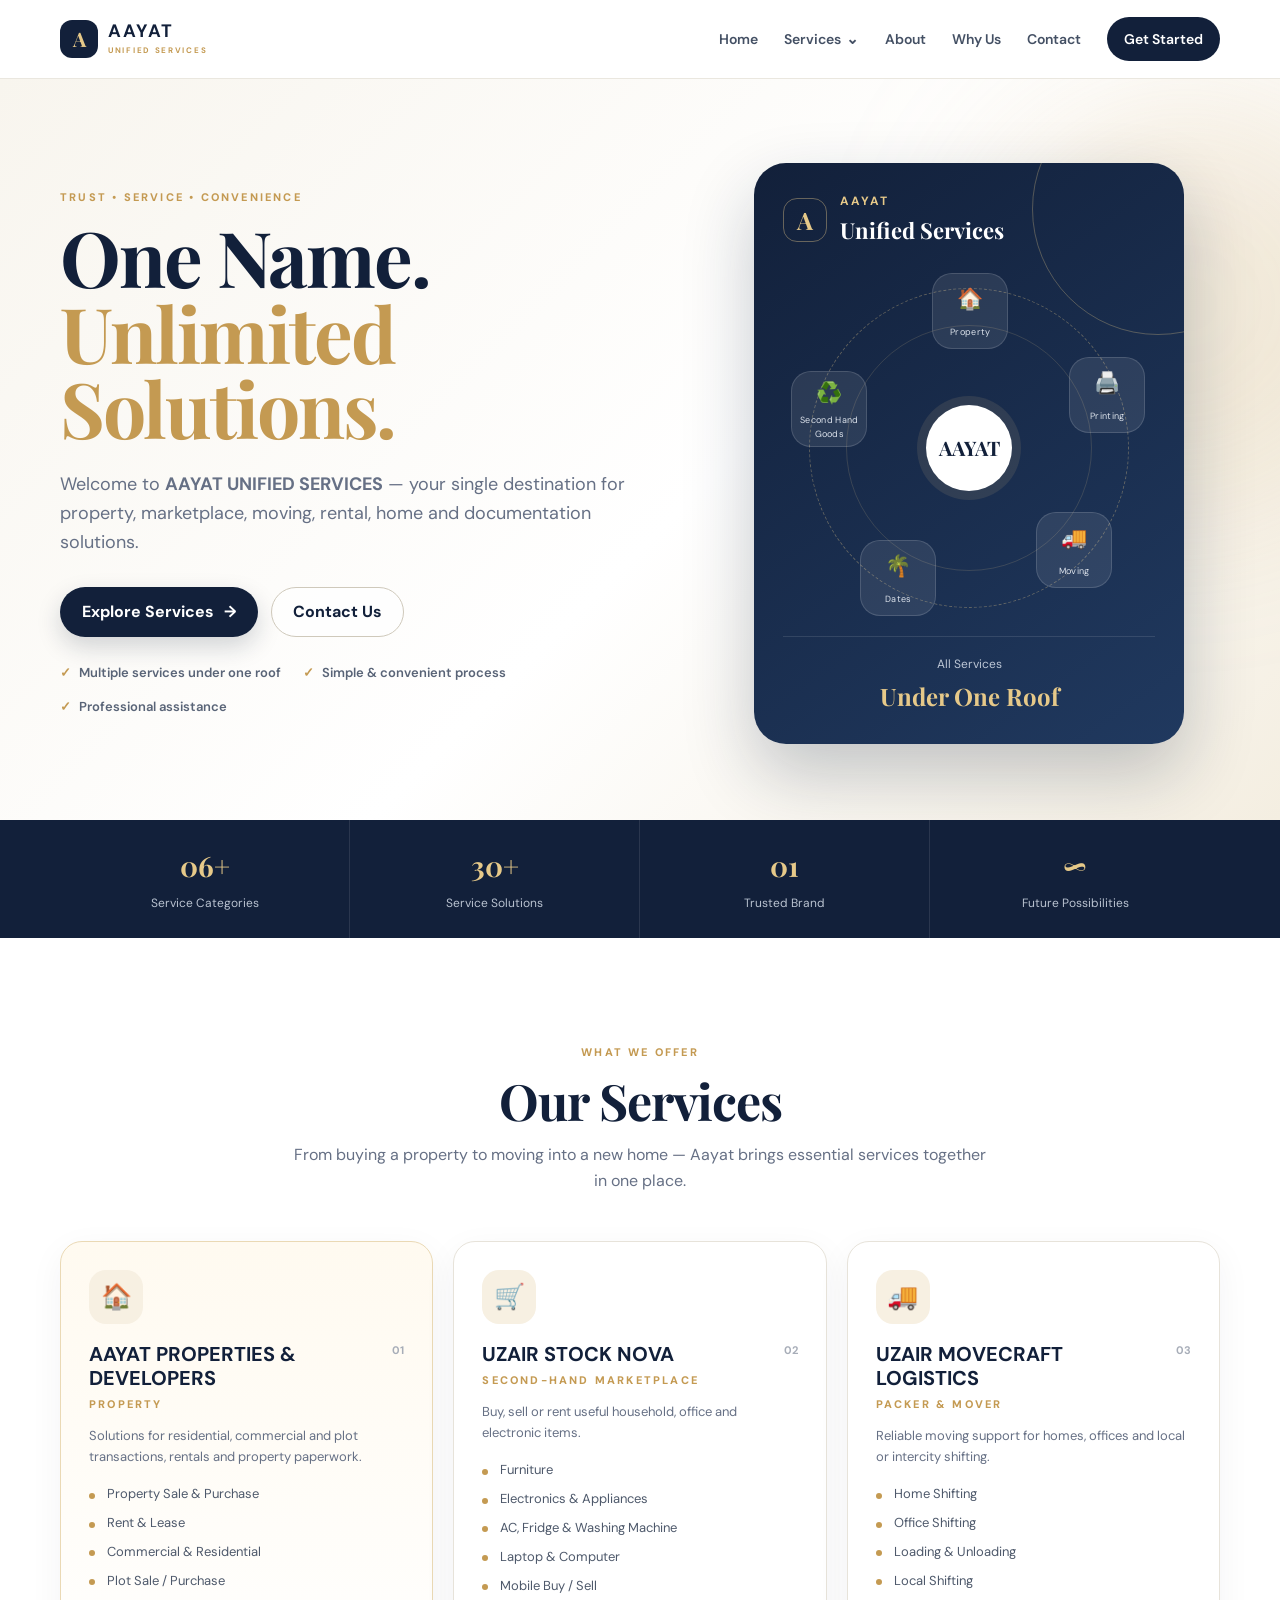
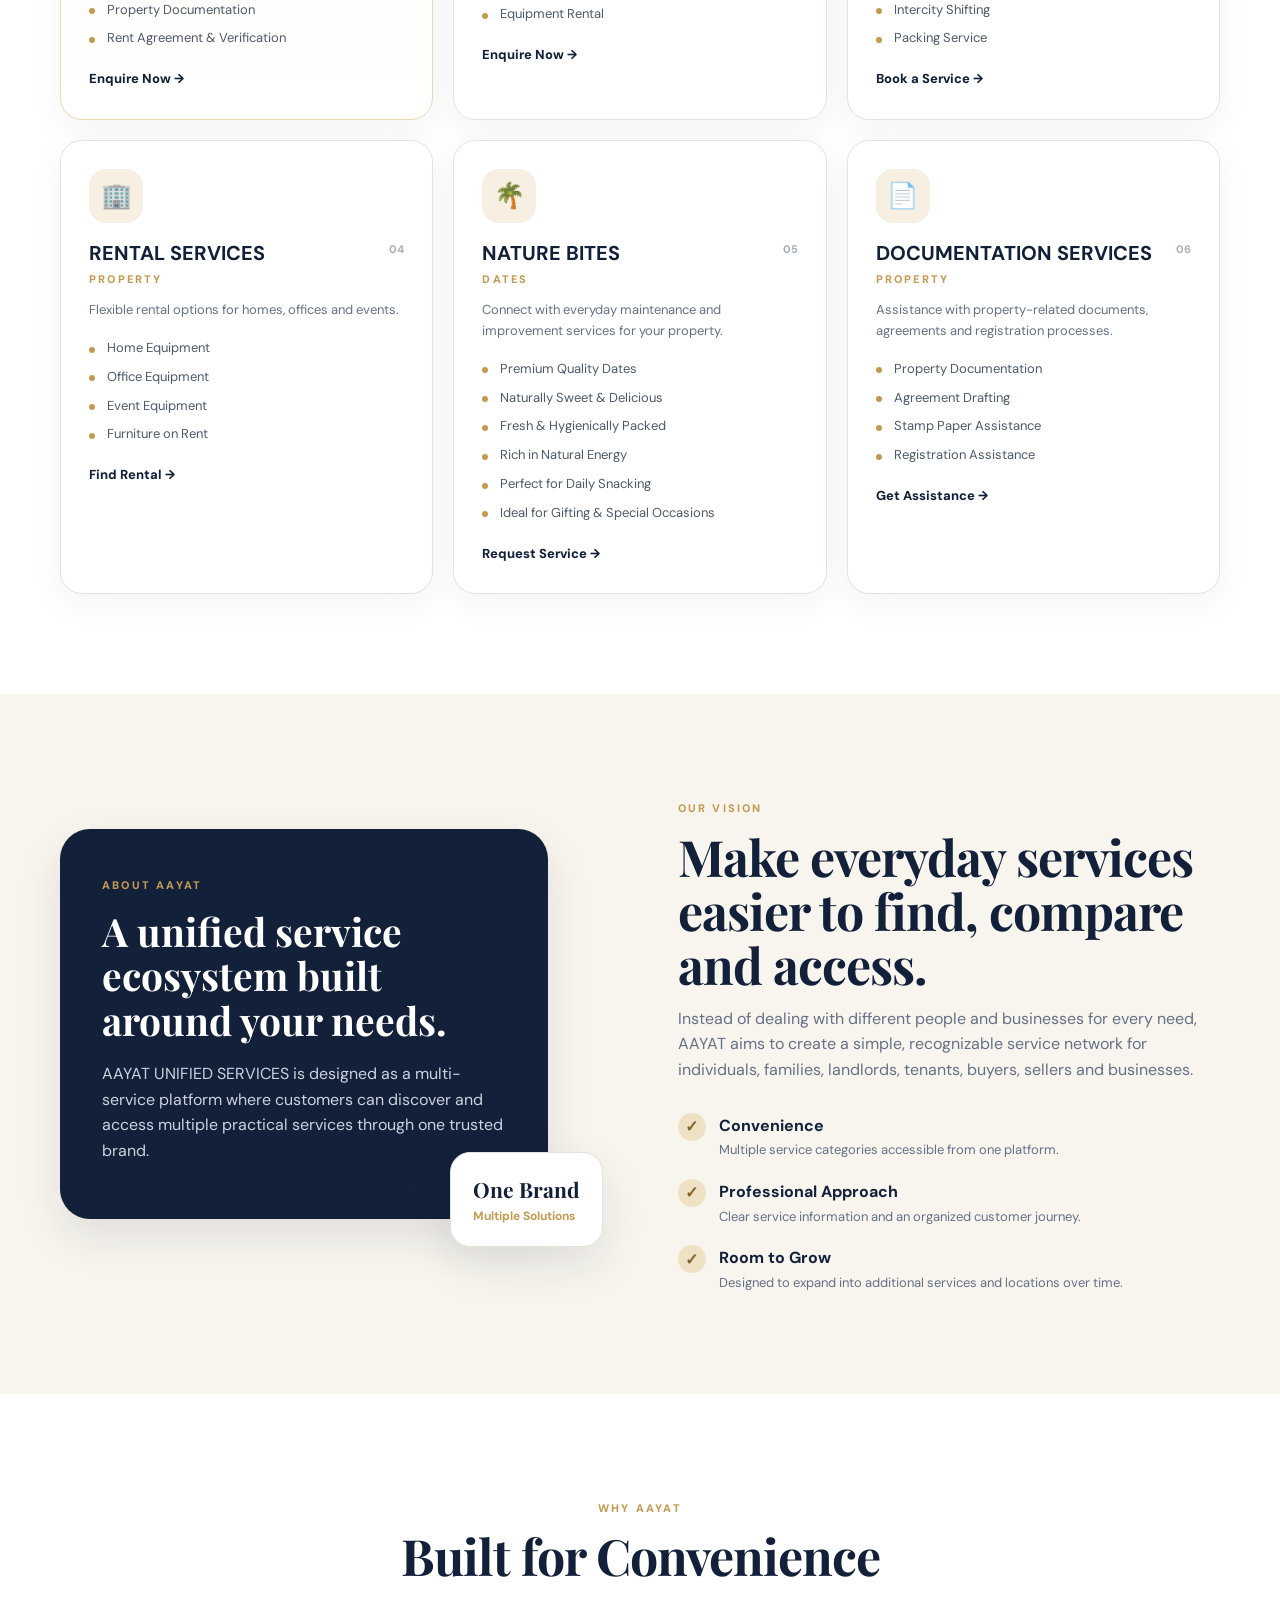
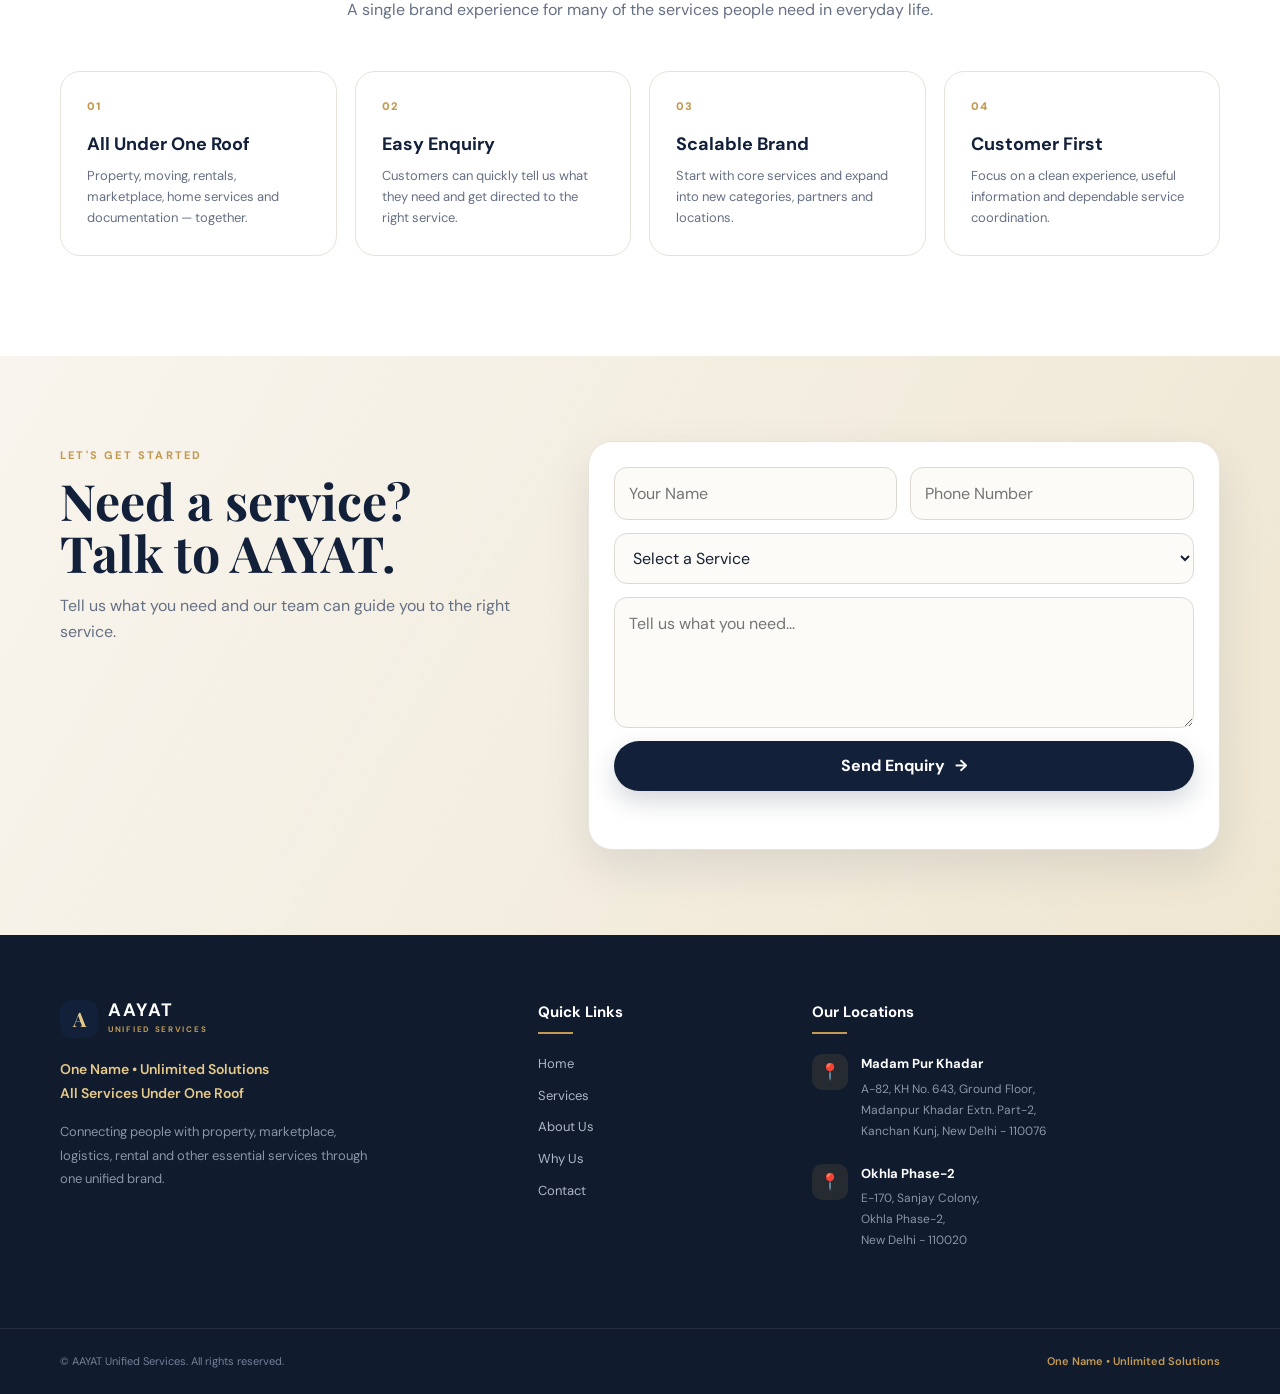
<file: index.html>
<!DOCTYPE html>
<html lang="en">

<head>
  <meta charset="UTF-8" />
  <meta name="viewport" content="width=device-width, initial-scale=1.0" />
  <meta name="description"
    content="AAYAT Unified Services - One Name, Unlimited Solutions. Real Estate, Marketplace, Packers & Movers, Rental, Home and Documentation Services." />
  <title>Aayat Unified Services | One Name • Unlimited Solutions</title>
  <link rel="preconnect" href="https://fonts.googleapis.com">
  <link rel="preconnect" href="https://fonts.gstatic.com" crossorigin>
  <link
    href="https://fonts.googleapis.com/css2?family=DM+Sans:wght@400;500;600;700&family=Playfair+Display:wght@600;700&display=swap"
    rel="stylesheet">
  <link rel="stylesheet" href="./css/style.css" />
</head>

<body>
  <div id="navbar"></div>
  <main>
    <section class="hero">
      <div class="hero-glow"></div>
      <div class="container hero-grid">
        <div class="hero-copy">
          <div class="eyebrow">TRUST • SERVICE • CONVENIENCE</div>
          <h1>One Name.<br><span>Unlimited Solutions.</span></h1>
          <p class="hero-text">
            Welcome to <strong>AAYAT UNIFIED SERVICES</strong> — your single destination
            for property, marketplace, moving, rental, home and documentation solutions.
          </p>
          <div class="hero-actions">
            <a class="btn btn-primary" href="#services">Explore Services <span>→</span></a>
            <a class="btn btn-secondary" href="#contact">Contact Us</a>
          </div>

          <div class="hero-points">
            <div><span>✓</span> Multiple services under one roof</div>
            <div><span>✓</span> Simple & convenient process</div>
            <div><span>✓</span> Professional assistance</div>
          </div>
        </div>

        <div class="hero-card-wrap">
          <div class="hero-card">
            <div class="card-top">
              <div class="mini-icon">A</div>
              <div>
                <span>AAYAT</span>
                <strong>Unified Services</strong>
              </div>
            </div>

            <div class="service-orbit">
              <div class="orbit-item item-1">🏠<span>Property</span></div>
              <div class="orbit-item item-2">🖨️<span>Printing</span></div>
              <div class="orbit-item item-3">🚚<span>Moving</span></div>
              <div class="orbit-item item-4">🌴<span>Dates</span></div>
              <div class="orbit-item item-5">♻️<span>Second Hand Goods</span></div>

              <div class="orbit-center">AAYAT</div>
            </div>

            <div class="card-bottom">
              <span>All Services</span>
              <strong>Under One Roof</strong>
            </div>
          </div>
        </div>
      </div>
    </section>

    <section class="stats-strip">
      <div class="container stats">
        <div><strong>06+</strong><span>Service Categories</span></div>
        <div><strong>30+</strong><span>Service Solutions</span></div>
        <div><strong>01</strong><span>Trusted Brand</span></div>
        <div><strong>∞</strong><span>Future Possibilities</span></div>
      </div>
    </section>

    <section class="section services-section" id="services">
      <div class="container">
        <div class="section-heading center">
          <span class="eyebrow">WHAT WE OFFER</span>
          <h2>Our Services</h2>
          <p>From buying a property to moving into a new home — Aayat brings essential services together in one place.
          </p>
        </div>

        <div class="services-grid">
          <article class="service-card featured">
            <div class="service-icon">🏠</div>
            <div class="service-title-row">
              <h3>AAYAT PROPERTIES & DEVELOPERS </h3>
              <span>01</span>
            </div>
            <span class="eyebrow">PROPERTY</span>
            <p>Solutions for residential, commercial and plot transactions, rentals and property paperwork.</p>
            <ul>
              <li>Property Sale & Purchase</li>
              <li>Rent & Lease</li>
              <li>Commercial & Residential</li>
              <li>Plot Sale / Purchase</li>
              <li>Property Documentation</li>
              <li>Rent Agreement & Verification</li>
            </ul>
            <a href="#contact" class="text-link">Enquire Now →</a>
          </article>

          <article class="service-card">
            <div class="service-icon">🛒</div>
            <div class="service-title-row">
              <h3>UZAIR STOCK NOVA</h3>
              <span>02</span>
            </div>
            <span class="eyebrow">Second-Hand Marketplace</span>

            <p>Buy, sell or rent useful household, office and electronic items.</p>
            <ul>
              <li>Furniture</li>
              <li>Electronics & Appliances</li>
              <li>AC, Fridge & Washing Machine</li>
              <li>Laptop & Computer</li>
              <li>Mobile Buy / Sell</li>
              <li>Equipment Rental</li>
            </ul>
            <a href="#contact" class="text-link">Enquire Now →</a>
          </article>

          <article class="service-card">
            <div class="service-icon">🚚</div>
            <div class="service-title-row">
              <h3> UZAIR MOVECRAFT LOGISTICS</h3>
              <span>03</span>
            </div>
            <span class="eyebrow">Packer & Mover</span>
            <p>Reliable moving support for homes, offices and local or intercity shifting.</p>
            <ul>
              <li>Home Shifting</li>
              <li>Office Shifting</li>
              <li>Loading & Unloading</li>
              <li>Local Shifting</li>
              <li>Intercity Shifting</li>
              <li>Packing Service</li>
            </ul>
            <a href="#contact" class="text-link">Book a Service →</a>
          </article>

          <article class="service-card">
            <div class="service-icon">🏢</div>
            <div class="service-title-row">
              <h3>RENTAL SERVICES</h3>
              <span>04</span>
            </div>
            <span class="eyebrow">PROPERTY</span>
            <p>Flexible rental options for homes, offices and events.</p>
            <ul>
              <li>Home Equipment</li>
              <li>Office Equipment</li>
              <li>Event Equipment</li>
              <li>Furniture on Rent</li>
            </ul>
            <a href="#contact" class="text-link">Find Rental →</a>
          </article>

          <article class="service-card">
            <div class="service-icon">🌴</div>
            <div class="service-title-row">
              <h3>NATURE BITES</h3>
              <span>05</span>
            </div>
            <span class="eyebrow">Dates</span>
            <p>Connect with everyday maintenance and improvement services for your property.</p>
            <ul>
              <li>Premium Quality Dates</li>
              <li>Naturally Sweet & Delicious</li>
              <li>Fresh & Hygienically Packed</li>
              <li>Rich in Natural Energy</li>
              <li>Perfect for Daily Snacking</li>
              <li>Ideal for Gifting & Special Occasions</li>
            </ul>
            <a href="#contact" class="text-link">Request Service →</a>
          </article>

          <article class="service-card">
            <div class="service-icon">📄</div>
            <div class="service-title-row">
              <h3>DOCUMENTATION SERVICES</h3>

              <span>06</span>
            </div>
            <span class="eyebrow">PROPERTY</span>
            <p>Assistance with property-related documents, agreements and registration processes.</p>
            <ul>
              <li>Property Documentation</li>
              <li>Agreement Drafting</li>
              <li>Stamp Paper Assistance</li>
              <li>Registration Assistance</li>
            </ul>
            <a href="#contact" class="text-link">Get Assistance →</a>
          </article>
        </div>
      </div>
    </section>

    <section class="section about-section" id="about">
      <div class="container two-col">
        <div class="about-visual">
          <div class="about-box main-box">
            <span class="eyebrow">ABOUT AAYAT</span>
            <h2>A unified service ecosystem built around your needs.</h2>
            <p>
              AAYAT UNIFIED SERVICES is designed as a multi-service platform where customers
              can discover and access multiple practical services through one trusted brand.
            </p>
          </div>
          <div class="about-box small-box">
            <strong>One Brand</strong>
            <span>Multiple Solutions</span>
          </div>
        </div>

        <div class="about-copy">
          <span class="eyebrow">OUR VISION</span>
          <h2>Make everyday services easier to find, compare and access.</h2>
          <p>
            Instead of dealing with different people and businesses for every need,
            AAYAT aims to create a simple, recognizable service network for individuals,
            families, landlords, tenants, buyers, sellers and businesses.
          </p>

          <div class="check-list">
            <div><span>✓</span>
              <div><strong>Convenience</strong>
                <p>Multiple service categories accessible from one platform.</p>
              </div>
            </div>
            <div><span>✓</span>
              <div><strong>Professional Approach</strong>
                <p>Clear service information and an organized customer journey.</p>
              </div>
            </div>
            <div><span>✓</span>
              <div><strong>Room to Grow</strong>
                <p>Designed to expand into additional services and locations over time.</p>
              </div>
            </div>
          </div>
        </div>
      </div>
    </section>

    <section class="section why-section" id="why-us">
      <div class="container">
        <div class="section-heading center">
          <span class="eyebrow">WHY AAYAT</span>
          <h2>Built for Convenience</h2>
          <p>A single brand experience for many of the services people need in everyday life.</p>
        </div>

        <div class="why-grid">
          <div class="why-card">
            <div>01</div>
            <h3>All Under One Roof</h3>
            <p>Property, moving, rentals, marketplace, home services and documentation — together.</p>
          </div>
          <div class="why-card">
            <div>02</div>
            <h3>Easy Enquiry</h3>
            <p>Customers can quickly tell us what they need and get directed to the right service.</p>
          </div>
          <div class="why-card">
            <div>03</div>
            <h3>Scalable Brand</h3>
            <p>Start with core services and expand into new categories, partners and locations.</p>
          </div>
          <div class="why-card">
            <div>04</div>
            <h3>Customer First</h3>
            <p>Focus on a clean experience, useful information and dependable service coordination.</p>
          </div>
        </div>
      </div>
    </section>

    <section class="cta-section" id="contact">
      <div class="container cta-inner">
        <div>
          <span class="eyebrow">LET'S GET STARTED</span>
          <h2>Need a service?<br>Talk to AAYAT.</h2>
          <p>Tell us what you need and our team can guide you to the right service.</p>
        </div>
        <form class="contact-form" id="contactForm">
          <input type="text" id="name" placeholder="Your Name" aria-label="Your Name" required />
          <input type="tel" id="phone" placeholder="Phone Number" aria-label="Phone Number" required />
          <select id="service" aria-label="Select Service" required>
            <option value="">Select a Service</option>
            <option>PROPERTY</option>
            <option>UZAIR STOCK NOVA</option>
            <option>PACKERS & MOVERS</option>
            <option>RENTAL SERVICES</option>
            <option>NATURE BITES</option>
            <option>DOCUMENTATION SERVICES</option>
          </select>
          <textarea id="message" rows="4" placeholder="Tell us what you need..."></textarea>
          <button class="btn btn-primary" type="submit">Send Enquiry <span>→</span></button>
          <p class="form-note" id="formNote"></p>
        </form>
      </div>
    </section>
  </main>


  <div id="footer"></div>
  <script src="js/components.js"></script>
  <script src="js/script.js"></script>

</body>

</html>
</file>
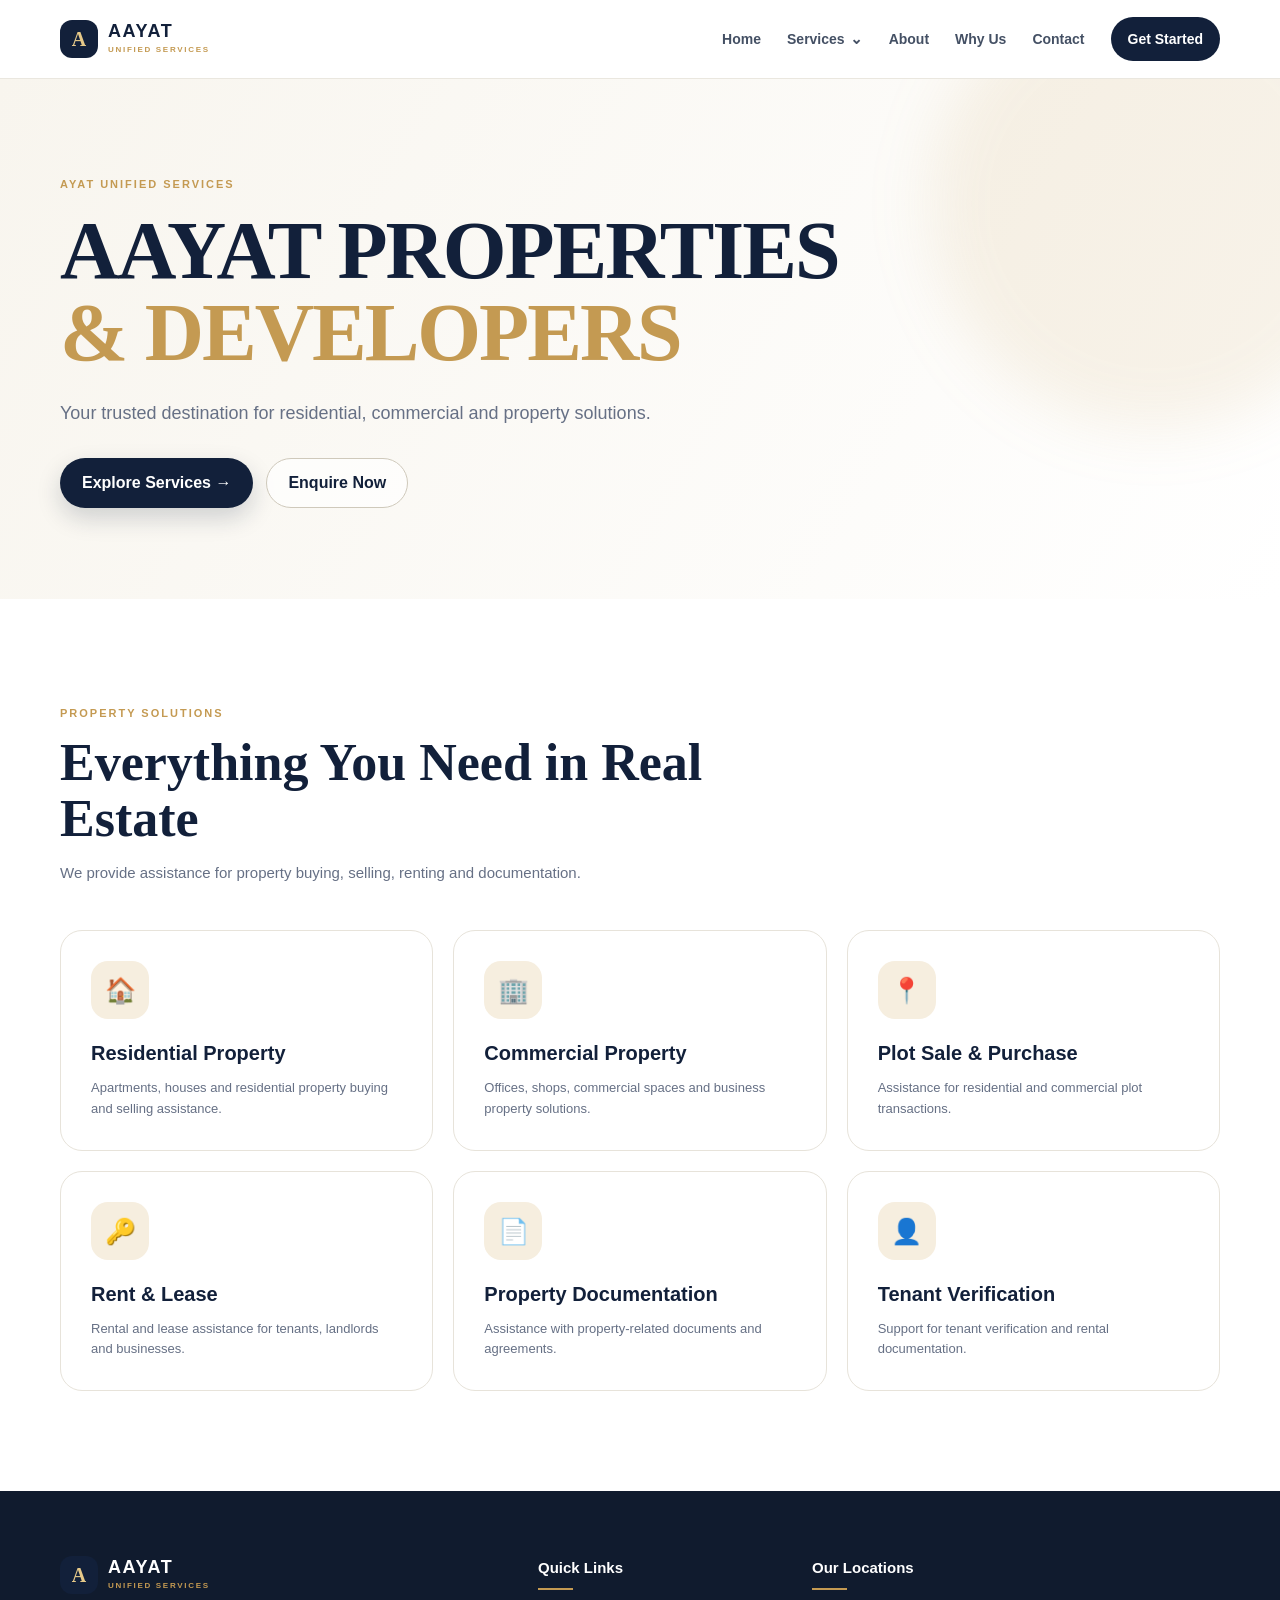
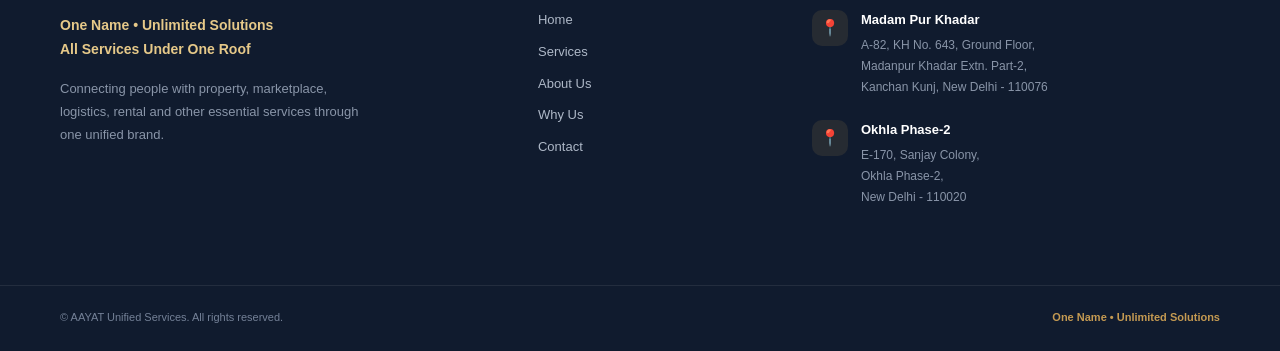
<file: pages/ayat-properties.html>
<!DOCTYPE html>
<html lang="en">

<head>
  <meta charset="UTF-8">

  <meta name="viewport" content="width=device-width, initial-scale=1.0">

  <title>AAYAT Properties & Developers | AYAT Unified Services</title>

  <link rel="stylesheet" href="../css/style.css">
  <link rel="stylesheet" href="../css/page.css">
</head>

<body>
  <!-- navbar component -->
  <div id="navbar"></div>

  <main>

    <section class="service-page-hero properties-page">

      <div class="container">

        <span class="page-eyebrow">
          AYAT UNIFIED SERVICES
        </span>

        <h1>
          AAYAT PROPERTIES
          <span>& DEVELOPERS</span>
        </h1>

        <p>
          Your trusted destination for residential,
          commercial and property solutions.
        </p>

        <div class="page-buttons">

          <a href="#property-services" class="btn btn-primary">
            Explore Services →
          </a>

          <a href="index.html#contact" class="btn btn-secondary">
            Enquire Now
          </a>

        </div>

      </div>

    </section>


    <!-- SERVICES -->

    <section class="service-detail-section" id="property-services">

      <div class="container">

        <div class="page-section-heading">

          <span class="page-eyebrow">
            PROPERTY SOLUTIONS
          </span>

          <h2>
            Everything You Need
            in Real Estate
          </h2>

          <p>
            We provide assistance for property
            buying, selling, renting and documentation.
          </p>

        </div>


        <div class="page-service-grid">

          <div class="page-service-card">

            <div class="page-service-icon">
              🏠
            </div>

            <h3>
              Residential Property
            </h3>

            <p>
              Apartments, houses and residential
              property buying and selling assistance.
            </p>

          </div>


          <div class="page-service-card">

            <div class="page-service-icon">
              🏢
            </div>

            <h3>
              Commercial Property
            </h3>

            <p>
              Offices, shops, commercial spaces
              and business property solutions.
            </p>

          </div>


          <div class="page-service-card">

            <div class="page-service-icon">
              📍
            </div>

            <h3>
              Plot Sale & Purchase
            </h3>

            <p>
              Assistance for residential and
              commercial plot transactions.
            </p>

          </div>


          <div class="page-service-card">

            <div class="page-service-icon">
              🔑
            </div>

            <h3>
              Rent & Lease
            </h3>

            <p>
              Rental and lease assistance for
              tenants, landlords and businesses.
            </p>

          </div>


          <div class="page-service-card">

            <div class="page-service-icon">
              📄
            </div>

            <h3>
              Property Documentation
            </h3>

            <p>
              Assistance with property-related
              documents and agreements.
            </p>

          </div>


          <div class="page-service-card">

            <div class="page-service-icon">
              👤
            </div>

            <h3>
              Tenant Verification
            </h3>

            <p>
              Support for tenant verification
              and rental documentation.
            </p>

          </div>

        </div>

      </div>

    </section>

  </main>


  <div id="footer"></div>
  <script src="../js/components.js"></script>
  <script src="../js/script.js"></script>

</body>

</html>
</file>
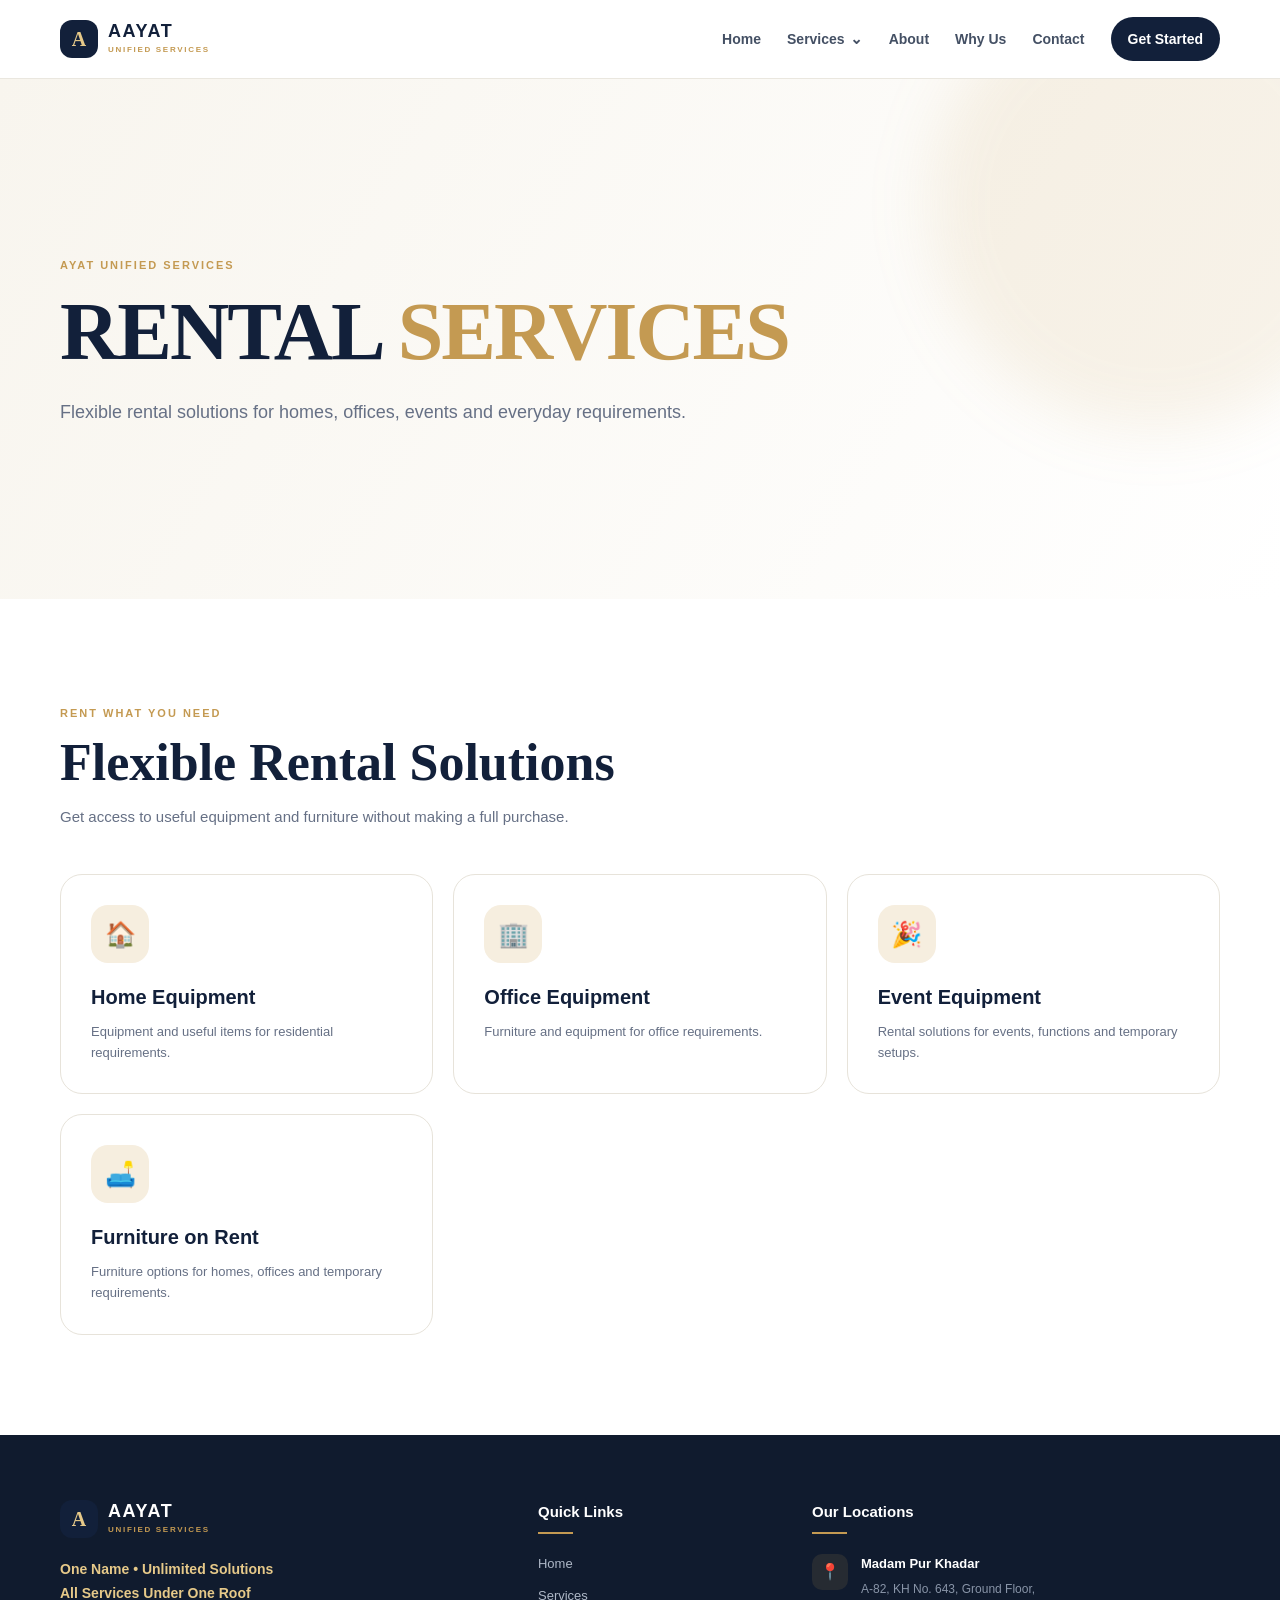
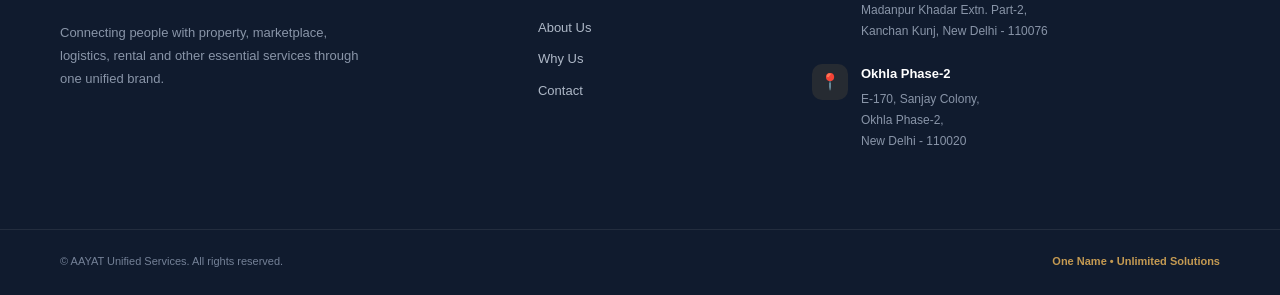
<file: pages/nature-bites.html>
<!DOCTYPE html>
<html lang="en">

<head>

  <meta charset="UTF-8">

  <meta name="viewport" content="width=device-width, initial-scale=1.0">

  <title>Rental Services | AYAT Unified Services</title>

  <link rel="stylesheet" href="../css/style.css">
  <link rel="stylesheet" href="../css/page.css">

</head>

<body>

  <div id="navbar"></div>

  <main>

    <section class="service-page-hero rental-page">

      <div class="container">

        <span class="page-eyebrow">
          AYAT UNIFIED SERVICES
        </span>

        <h1>
          RENTAL
          <span>SERVICES</span>
        </h1>

        <p>
          Flexible rental solutions for homes,
          offices, events and everyday requirements.
        </p>

      </div>

    </section>


    <section class="service-detail-section">

      <div class="container">

        <div class="page-section-heading">

          <span class="page-eyebrow">
            RENT WHAT YOU NEED
          </span>

          <h2>
            Flexible Rental Solutions
          </h2>

          <p>
            Get access to useful equipment and
            furniture without making a full purchase.
          </p>

        </div>


        <div class="page-service-grid">

          <div class="page-service-card">

            <div class="page-service-icon">
              🏠
            </div>

            <h3>
              Home Equipment
            </h3>

            <p>
              Equipment and useful items for
              residential requirements.
            </p>

          </div>


          <div class="page-service-card">

            <div class="page-service-icon">
              🏢
            </div>

            <h3>
              Office Equipment
            </h3>

            <p>
              Furniture and equipment
              for office requirements.
            </p>

          </div>


          <div class="page-service-card">

            <div class="page-service-icon">
              🎉
            </div>

            <h3>
              Event Equipment
            </h3>

            <p>
              Rental solutions for events,
              functions and temporary setups.
            </p>

          </div>


          <div class="page-service-card">

            <div class="page-service-icon">
              🛋️
            </div>

            <h3>
              Furniture on Rent
            </h3>

            <p>
              Furniture options for homes,
              offices and temporary requirements.
            </p>

          </div>

        </div>

      </div>

    </section>

  </main>


  <div id="footer"></div>
  <script src="../js/components.js"></script>
  <script src="../js/script.js"></script>

</body>

</html>
</file>
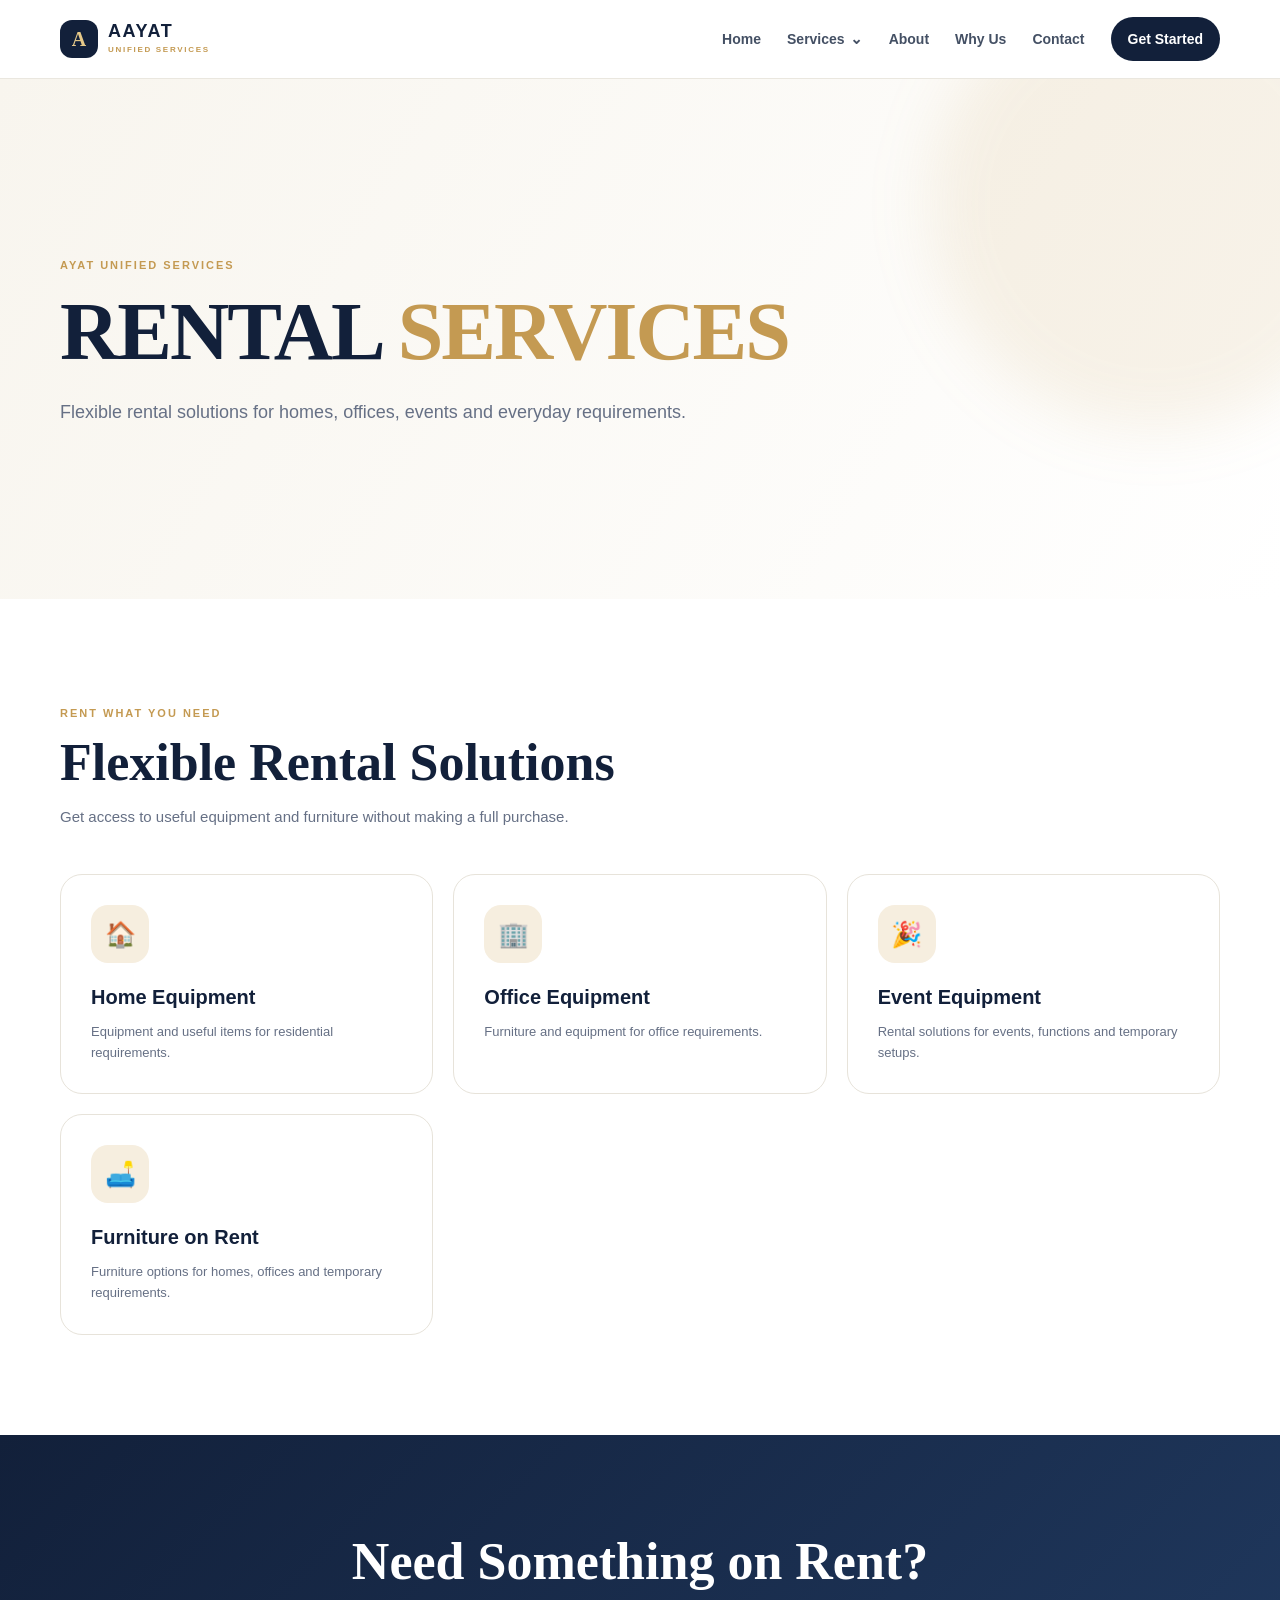
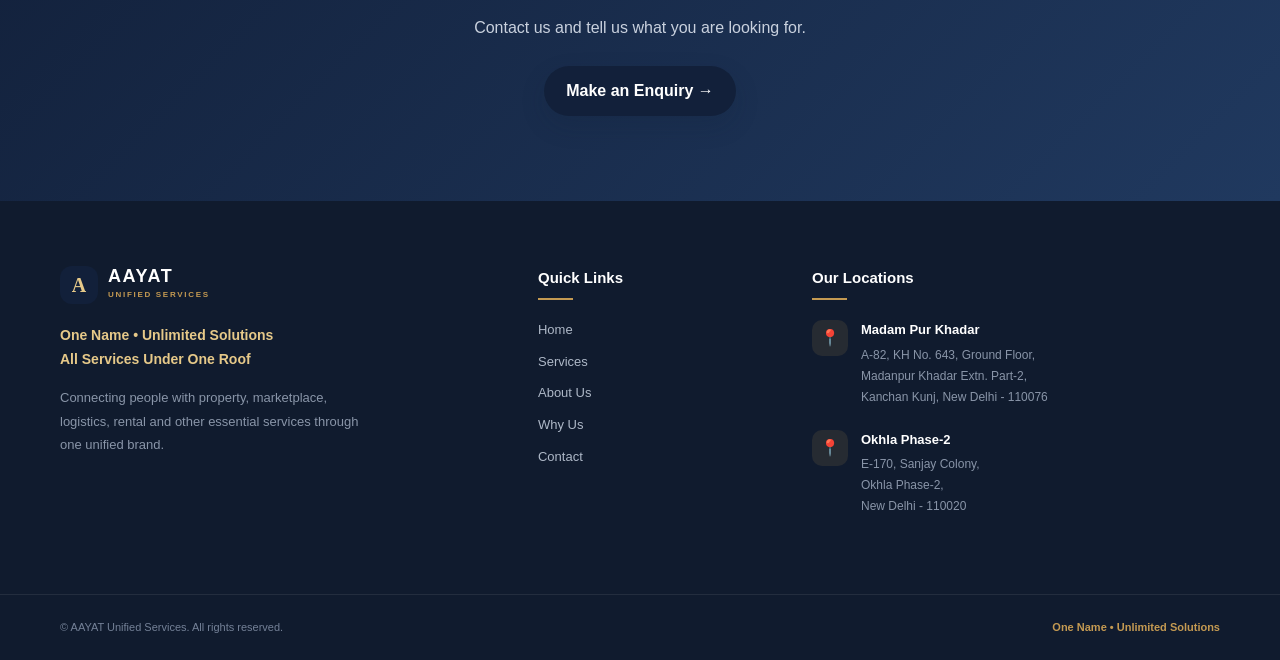
<file: pages/rental-services.html>
<!DOCTYPE html>
<html lang="en">

<head>

  <meta charset="UTF-8">

  <meta name="viewport" content="width=device-width, initial-scale=1.0">

  <title>Rental Services | AYAT Unified Services</title>

  <link rel="stylesheet" href="../css/style.css">
  <link rel="stylesheet" href="../css/page.css">
</head>

<body>
<div id="navbar"></div>

  <main>

    <section class="service-page-hero rental-page">

      <div class="container">

        <span class="page-eyebrow">
          AYAT UNIFIED SERVICES
        </span>

        <h1>
          RENTAL
          <span>SERVICES</span>
        </h1>

        <p>
          Flexible rental solutions for homes,
          offices, events and everyday requirements.
        </p>

      </div>

    </section>


    <section class="service-detail-section">

      <div class="container">

        <div class="page-section-heading">

          <span class="page-eyebrow">
            RENT WHAT YOU NEED
          </span>

          <h2>
            Flexible Rental Solutions
          </h2>

          <p>
            Get access to useful equipment and
            furniture without making a full purchase.
          </p>

        </div>


        <div class="page-service-grid">

          <div class="page-service-card">

            <div class="page-service-icon">
              🏠
            </div>

            <h3>
              Home Equipment
            </h3>

            <p>
              Equipment and useful items for
              residential requirements.
            </p>

          </div>


          <div class="page-service-card">

            <div class="page-service-icon">
              🏢
            </div>

            <h3>
              Office Equipment
            </h3>

            <p>
              Furniture and equipment
              for office requirements.
            </p>

          </div>


          <div class="page-service-card">

            <div class="page-service-icon">
              🎉
            </div>

            <h3>
              Event Equipment
            </h3>

            <p>
              Rental solutions for events,
              functions and temporary setups.
            </p>

          </div>


          <div class="page-service-card">

            <div class="page-service-icon">
              🛋️
            </div>

            <h3>
              Furniture on Rent
            </h3>

            <p>
              Furniture options for homes,
              offices and temporary requirements.
            </p>

          </div>

        </div>

      </div>

    </section>


    <section class="service-page-cta">

      <div class="container">

        <h2>
          Need Something on Rent?
        </h2>

        <p>
          Contact us and tell us what
          you are looking for.
        </p>

        <a href="index.html#contact" class="btn btn-primary">
          Make an Enquiry →
        </a>

      </div>

    </section>

  </main>

  <div id="footer"></div>
  <script src="../js/components.js"></script>
  <script src="../js/script.js"></script>

</body>

</html>
</file>
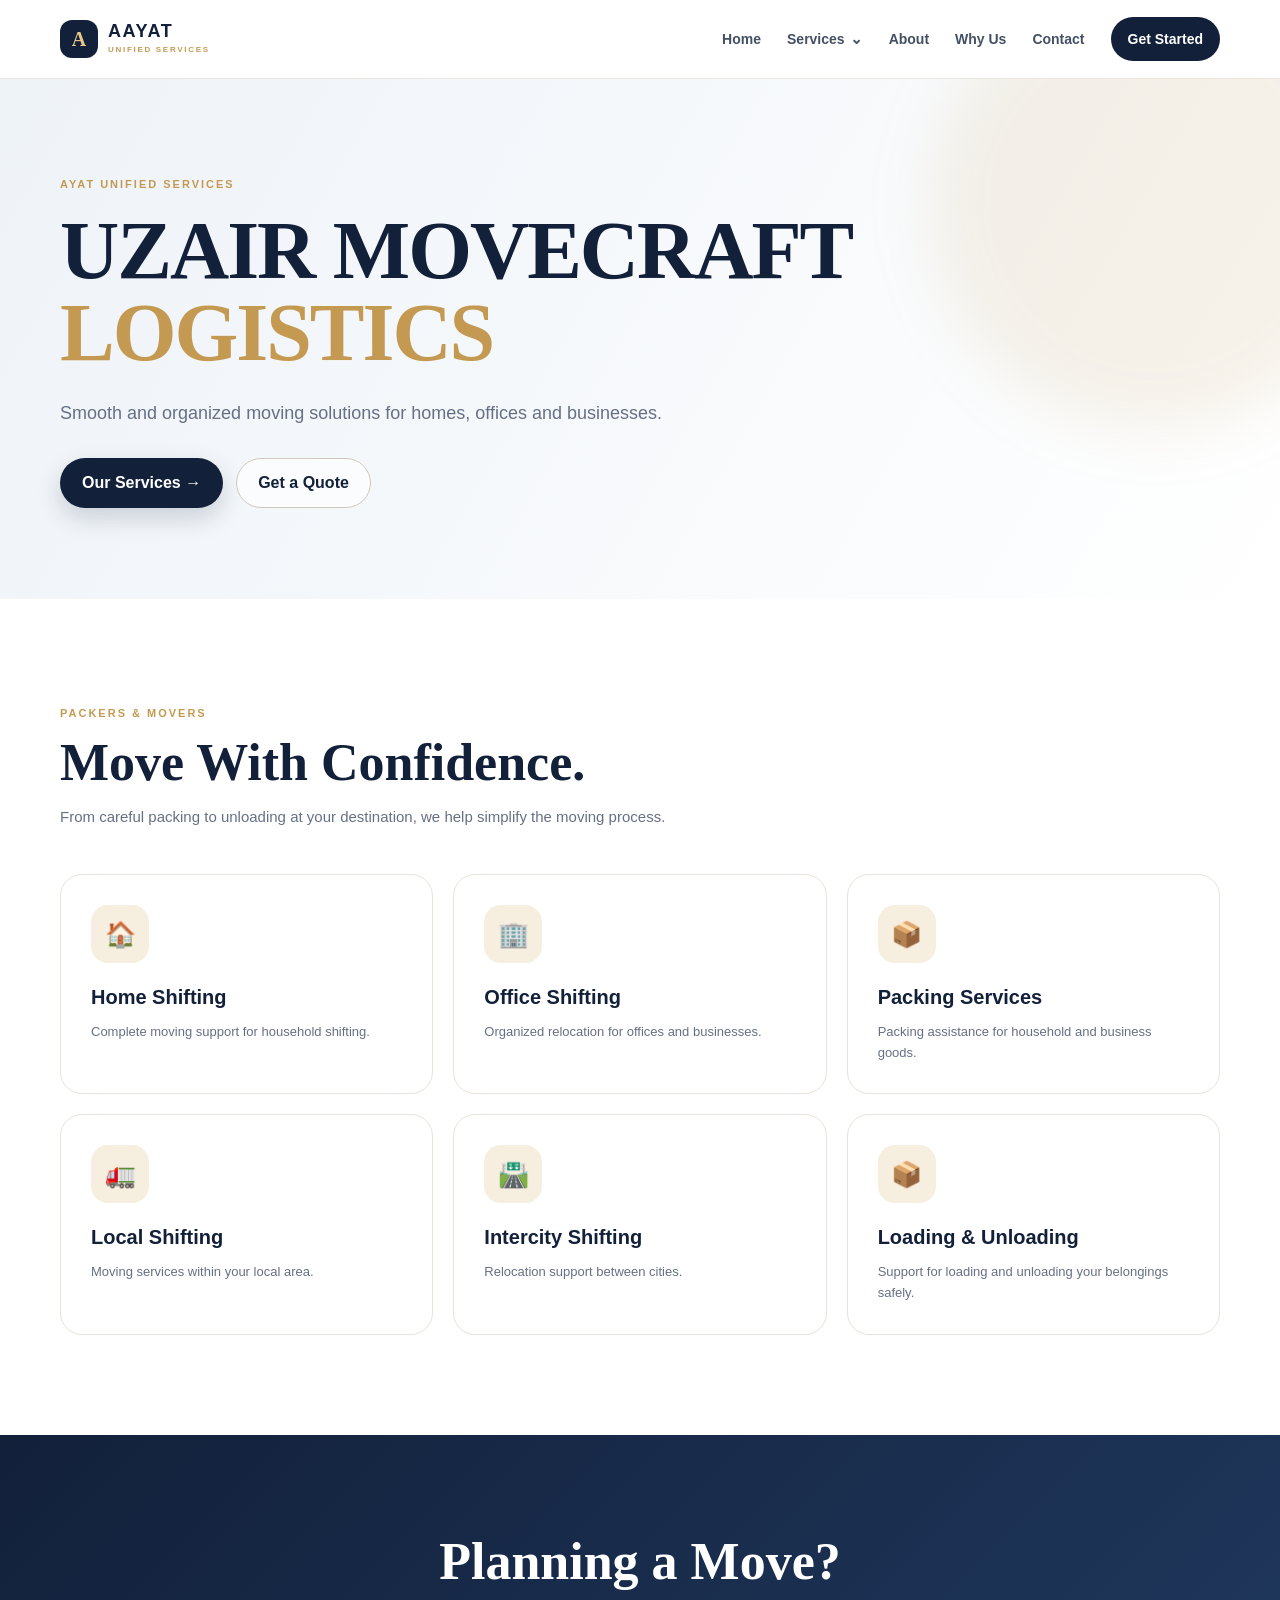
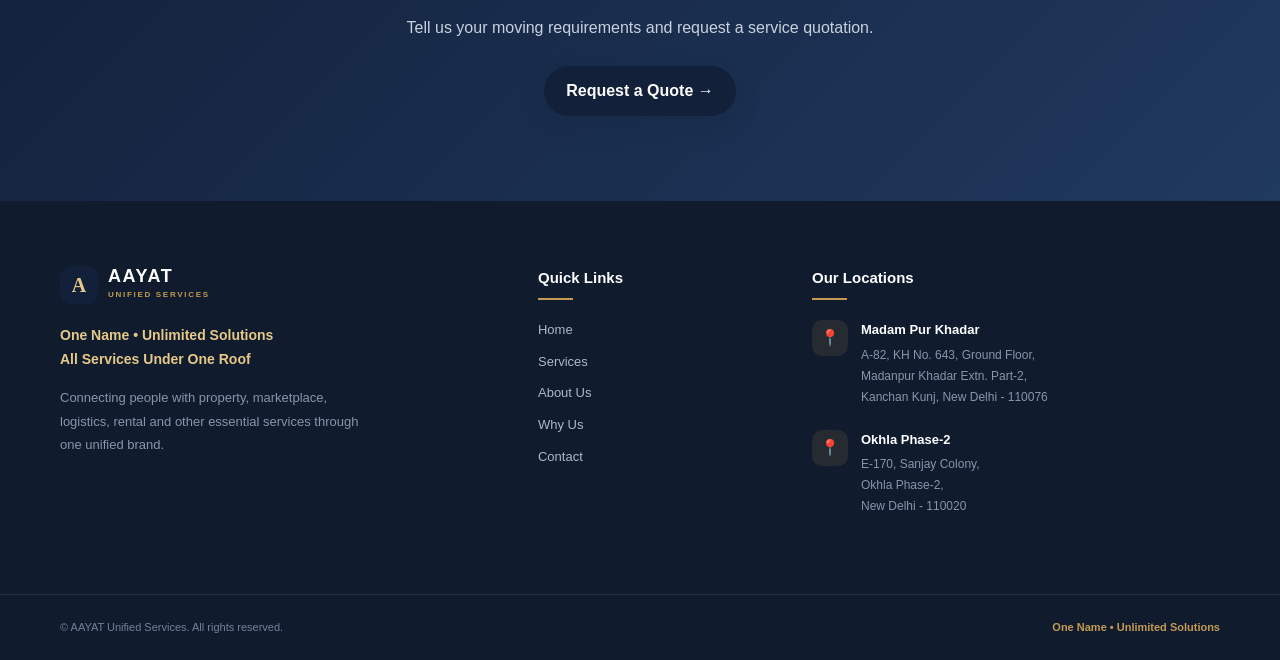
<file: pages/uzair-movecraft-logistics.html>
<!DOCTYPE html>
<html lang="en">

<head>

  <meta charset="UTF-8">

  <meta name="viewport" content="width=device-width, initial-scale=1.0">

  <title>UZAIR MOVECRAFT LOGISTICS | AYAT Unified Services</title>

  <link rel="stylesheet" href="../css/style.css">
  <link rel="stylesheet" href="../css/page.css">
</head>

<body>
<div id="navbar"></div>
  <main>

    <section class="service-page-hero logistics-page">

      <div class="container">

        <span class="page-eyebrow">
          AYAT UNIFIED SERVICES
        </span>

        <h1>
          UZAIR MOVECRAFT
          <span>LOGISTICS</span>
        </h1>

        <p>
          Smooth and organized moving solutions
          for homes, offices and businesses.
        </p>

        <div class="page-buttons">

          <a href="#logistics-services" class="btn btn-primary">
            Our Services →
          </a>

          <a href="index.html#contact" class="btn btn-secondary">
            Get a Quote
          </a>

        </div>

      </div>

    </section>


    <section class="service-detail-section" id="logistics-services">

      <div class="container">

        <div class="page-section-heading">

          <span class="page-eyebrow">
            PACKERS & MOVERS
          </span>

          <h2>
            Move With Confidence.
          </h2>

          <p>
            From careful packing to unloading at your
            destination, we help simplify the moving process.
          </p>

        </div>


        <div class="page-service-grid">

          <div class="page-service-card">
            <div class="page-service-icon">🏠</div>
            <h3>Home Shifting</h3>
            <p>
              Complete moving support for household shifting.
            </p>
          </div>

          <div class="page-service-card">
            <div class="page-service-icon">🏢</div>
            <h3>Office Shifting</h3>
            <p>
              Organized relocation for offices and businesses.
            </p>
          </div>

          <div class="page-service-card">
            <div class="page-service-icon">📦</div>
            <h3>Packing Services</h3>
            <p>
              Packing assistance for household
              and business goods.
            </p>
          </div>

          <div class="page-service-card">
            <div class="page-service-icon">🚛</div>
            <h3>Local Shifting</h3>
            <p>
              Moving services within your local area.
            </p>
          </div>

          <div class="page-service-card">
            <div class="page-service-icon">🛣️</div>
            <h3>Intercity Shifting</h3>
            <p>
              Relocation support between cities.
            </p>
          </div>

          <div class="page-service-card">
            <div class="page-service-icon">📦</div>
            <h3>Loading & Unloading</h3>
            <p>
              Support for loading and unloading
              your belongings safely.
            </p>
          </div>

        </div>

      </div>

    </section>


    <section class="service-page-cta">

      <div class="container">

        <h2>
          Planning a Move?
        </h2>

        <p>
          Tell us your moving requirements
          and request a service quotation.
        </p>

        <a href="index.html#contact" class="btn btn-primary">
          Request a Quote →
        </a>

      </div>

    </section>

  </main>
  <div id="footer"></div>
  <script src="../js/components.js"></script>
  <script src="../js/script.js"></script>

</body>

</html>
</file>
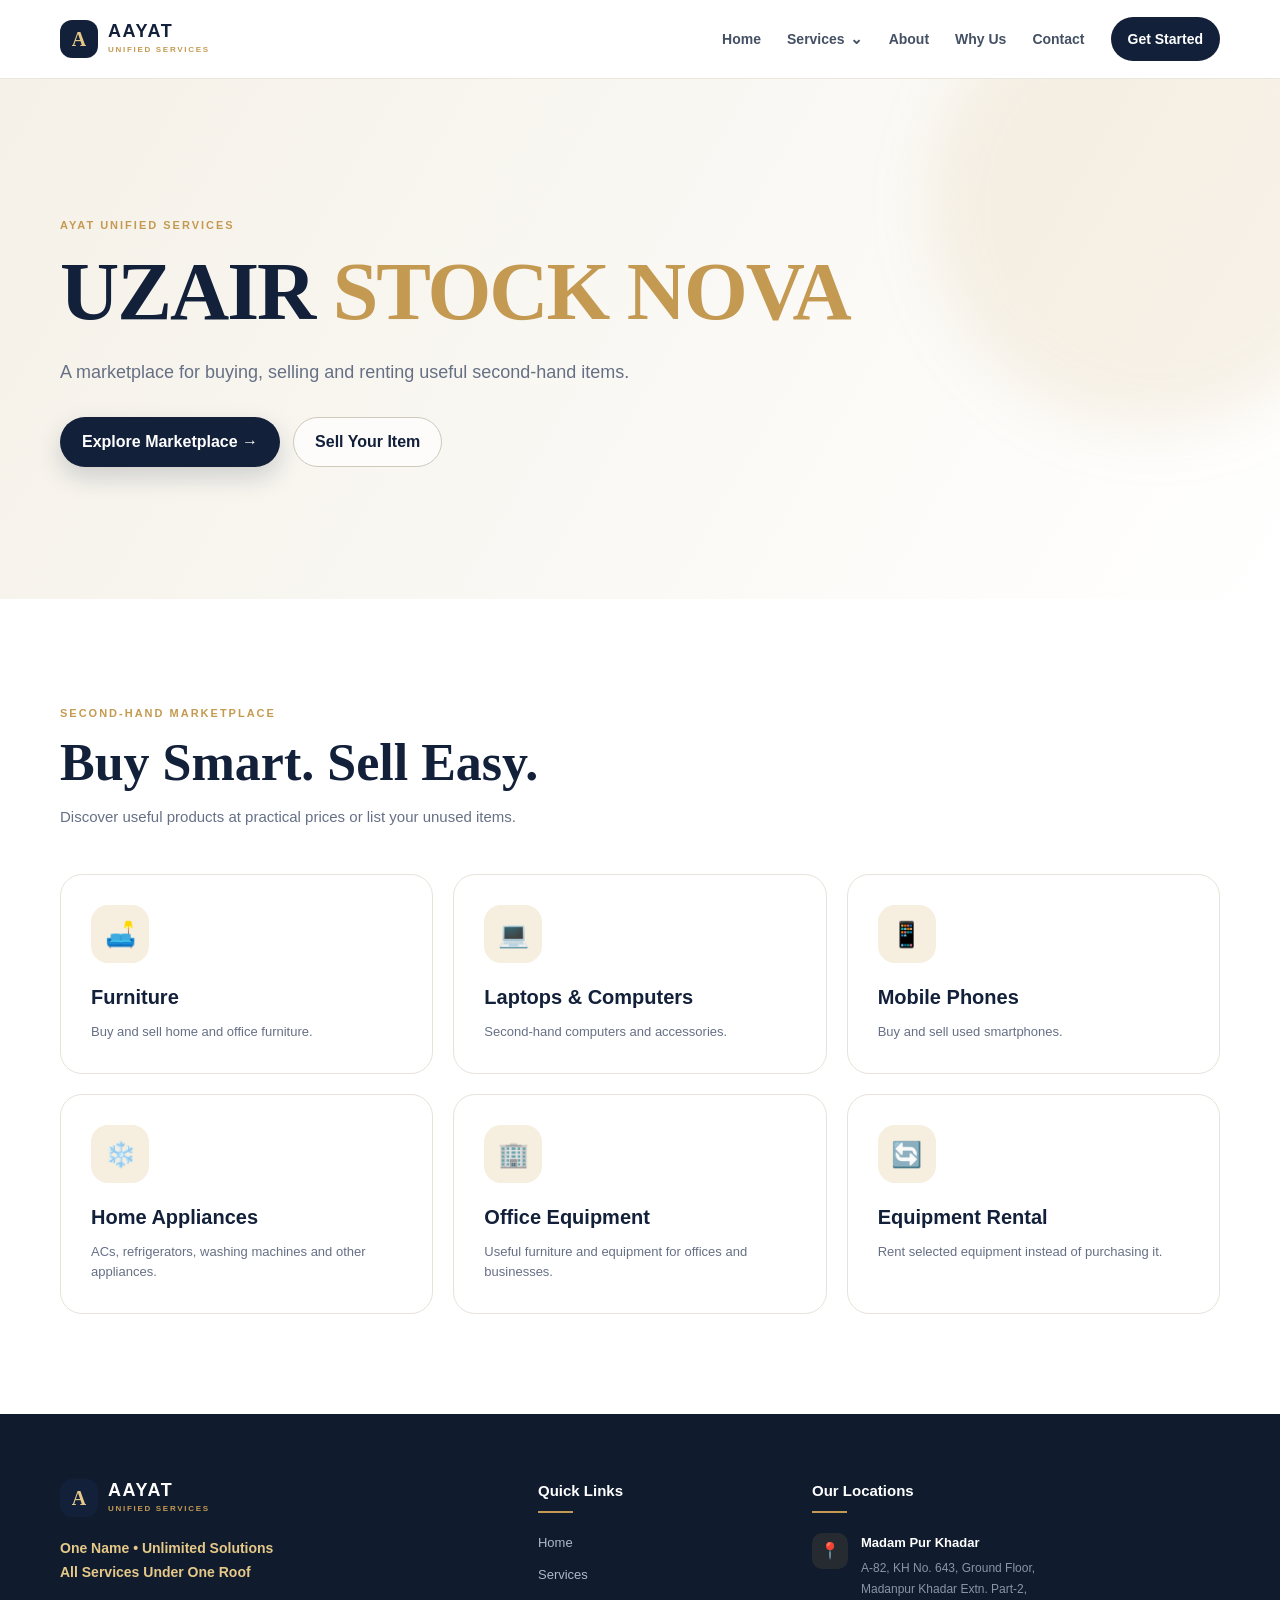
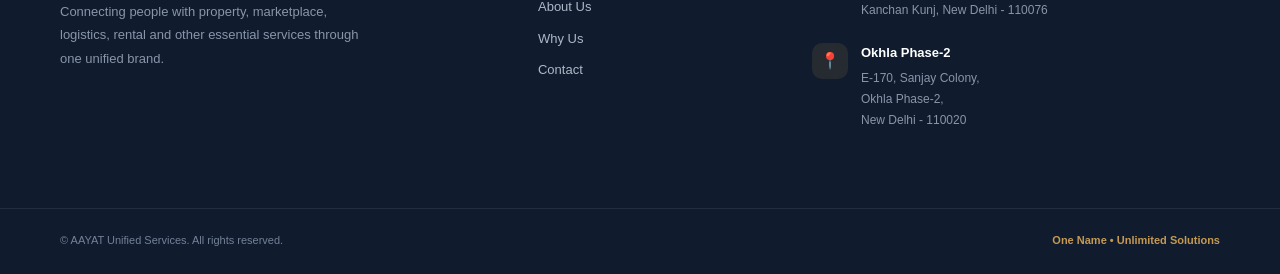
<file: pages/uzair-stock-nova.html>
<!DOCTYPE html>
<html lang="en">

<head>

  <meta charset="UTF-8">

  <meta name="viewport" content="width=device-width, initial-scale=1.0">

  <title>UZAIR STOCK NOVA | AYAT Unified Services</title>

  <link rel="stylesheet" href="../css/style.css">
  <link rel="stylesheet" href="../css/page.css">
</head>

<body>
  <div id="navbar"></div>

  <main>

    <section class="service-page-hero stock-page">

      <div class="container">

        <span class="page-eyebrow">
          AYAT UNIFIED SERVICES
        </span>

        <h1>
          UZAIR
          <span>STOCK NOVA</span>
        </h1>

        <p>
          A marketplace for buying, selling
          and renting useful second-hand items.
        </p>

        <div class="page-buttons">

          <a href="#marketplace" class="btn btn-primary">
            Explore Marketplace →
          </a>

          <a href="index.html#contact" class="btn btn-secondary">
            Sell Your Item
          </a>

        </div>

      </div>

    </section>


    <section class="service-detail-section" id="marketplace">

      <div class="container">

        <div class="page-section-heading">

          <span class="page-eyebrow">
            SECOND-HAND MARKETPLACE
          </span>

          <h2>
            Buy Smart. Sell Easy.
          </h2>

          <p>
            Discover useful products at practical
            prices or list your unused items.
          </p>

        </div>


        <div class="page-service-grid">

          <div class="page-service-card">
            <div class="page-service-icon">🛋️</div>
            <h3>Furniture</h3>
            <p>
              Buy and sell home and office furniture.
            </p>
          </div>

          <div class="page-service-card">
            <div class="page-service-icon">💻</div>
            <h3>Laptops & Computers</h3>
            <p>
              Second-hand computers and
              accessories.
            </p>
          </div>

          <div class="page-service-card">
            <div class="page-service-icon">📱</div>
            <h3>Mobile Phones</h3>
            <p>
              Buy and sell used smartphones.
            </p>
          </div>

          <div class="page-service-card">
            <div class="page-service-icon">❄️</div>
            <h3>Home Appliances</h3>
            <p>
              ACs, refrigerators, washing machines
              and other appliances.
            </p>
          </div>

          <div class="page-service-card">
            <div class="page-service-icon">🏢</div>
            <h3>Office Equipment</h3>
            <p>
              Useful furniture and equipment
              for offices and businesses.
            </p>
          </div>

          <div class="page-service-card">
            <div class="page-service-icon">🔄</div>
            <h3>Equipment Rental</h3>
            <p>
              Rent selected equipment instead
              of purchasing it.
            </p>
          </div>

        </div>

      </div>

    </section>

  </main>


  <div id="footer"></div>
  <script src="../js/components.js"></script>
  <script src="../js/script.js"></script>


</body>

</html>
</file>
<file: css/style.css>
:root {
  --navy: #12203a;
  --navy-2: #182a49;
  --gold: #c49a52;
  --gold-light: #e6c989;
  --cream: #f8f5ee;
  --white: #ffffff;
  --ink: #172033;
  --muted: #667085;
  --line: #e7e3da;
  --shadow: 0 18px 45px rgba(18, 32, 58, .10);
  --radius: 22px;
}

* {
  box-sizing: border-box;
  margin: 0;
  padding: 0;
}

html {
  scroll-behavior: smooth;
}

body {
  font-family: "DM Sans", sans-serif;
  color: var(--ink);
  background: var(--white);
  line-height: 1.6;
}

a {
  color: inherit;
  text-decoration: none;
}

button,
input,
textarea,
select {
  font: inherit;
}

.container {
  width: min(1160px, calc(100% - 40px));
  margin: 0 auto;
}

.site-header {
  position: sticky;
  top: 0;
  z-index: 1000;
  background: rgba(255, 255, 255, .94);
  backdrop-filter: blur(14px);
  border-bottom: 1px solid rgba(231, 227, 218, .85);
}

.nav-wrap {
  min-height: 78px;
  display: flex;
  align-items: center;
  justify-content: space-between;
  gap: 28px;
}

.logo {
  display: inline-flex;
  align-items: center;
  gap: 10px;
}

.logo-mark {
  width: 38px;
  height: 38px;
  border-radius: 12px;
  display: grid;
  place-items: center;
  background: var(--navy);
  color: var(--gold-light);
  font-family: "Playfair Display", serif;
  font-weight: 700;
  font-size: 20px;
}

.logo strong {
  display: block;
  color: var(--navy);
  letter-spacing: 1.6px;
  font-size: 18px;
  line-height: 1;
}

.logo small {
  display: block;
  font-size: 8px;
  font-weight: 700;
  letter-spacing: 1.7px;
  color: var(--gold);
  margin-top: 4px;
}

.nav {
  display: flex;
  align-items: center;
  gap: 26px;
  font-size: 14px;
  font-weight: 600;
}

.nav a:not(.nav-cta) {
  color: #445064;
}

.nav a:not(.nav-cta):hover {
  color: var(--navy);
}

.nav-cta {
  background: var(--navy);
  color: white;
  padding: 11px 17px;
  border-radius: 999px;
}

.nav-cta:hover {
  background: var(--navy-2);
}

.menu-toggle {
  display: none;
  border: 0;
  background: transparent;
  width: 42px;
  height: 42px;
  cursor: pointer;
}

.menu-toggle span {
  display: block;
  width: 24px;
  height: 2px;
  margin: 5px auto;
  background: var(--navy);
}

.hero {
  position: relative;
  overflow: hidden;
  background: linear-gradient(135deg, #f8f5ee 0%, #fff 55%, #f4eee1 100%);
  padding: 84px 0 76px;
}

.hero-glow {
  position: absolute;
  width: 430px;
  height: 430px;
  right: -120px;
  top: 10px;
  background: rgba(196, 154, 82, .17);
  filter: blur(80px);
  border-radius: 50%;
}

.hero-grid {
  display: grid;
  grid-template-columns: 1.08fr .92fr;
  gap: 70px;
  align-items: center;
  position: relative;
  z-index: 1;
}

.eyebrow {
  color: var(--gold);
  letter-spacing: 2.2px;
  font-size: 11px;
  font-weight: 800;
  text-transform: uppercase;
}

.hero h1 {
  margin-top: 13px;
  color: var(--navy);
  font-family: "Playfair Display", serif;
  font-size: clamp(48px, 6vw, 78px);
  line-height: .98;
  letter-spacing: -2px;
}

.hero h1 span {
  color: var(--gold);
}

.hero-text {
  max-width: 650px;
  color: var(--muted);
  font-size: 18px;
  margin-top: 25px;
}

.hero-actions {
  display: flex;
  gap: 13px;
  margin-top: 30px;
  flex-wrap: wrap;
}

.btn {
  display: inline-flex;
  align-items: center;
  justify-content: center;
  gap: 10px;
  min-height: 50px;
  border-radius: 999px;
  padding: 0 21px;
  font-weight: 700;
  border: 1px solid transparent;
  cursor: pointer;
  transition: .22s ease;
}

.btn-primary {
  background: var(--navy);
  color: #fff;
  box-shadow: 0 10px 25px rgba(18, 32, 58, .18);
}

.btn-primary:hover {
  transform: translateY(-2px);
  background: #1c3156;
}

.btn-secondary {
  border-color: #cfc9bb;
  color: var(--navy);
  background: rgba(255, 255, 255, .7);
}

.btn-secondary:hover {
  transform: translateY(-2px);
  background: #fff;
}

.hero-points {
  display: flex;
  flex-wrap: wrap;
  gap: 14px 22px;
  margin-top: 26px;
  color: #596477;
  font-size: 13px;
  font-weight: 600;
}

.hero-points span {
  color: var(--gold);
  margin-right: 5px;
}

.hero-card-wrap {
  display: flex;
  justify-content: center;
}

.hero-card {
  width: min(430px, 100%);
  min-height: 510px;
  border-radius: 32px;
  padding: 29px;
  position: relative;
  overflow: hidden;
  color: white;
  background: linear-gradient(145deg, #12203a, #20395f);
  box-shadow: 0 30px 70px rgba(18, 32, 58, .24);
}

.hero-card::after {
  content: "";
  position: absolute;
  width: 250px;
  height: 250px;
  right: -100px;
  top: -80px;
  border: 1px solid rgba(230, 201, 137, .3);
  border-radius: 50%;
}

.card-top {
  display: flex;
  align-items: center;
  gap: 13px;
}

.mini-icon {
  width: 44px;
  height: 44px;
  border: 1px solid rgba(230, 201, 137, .4);
  border-radius: 14px;
  display: grid;
  place-items: center;
  color: var(--gold-light);
  font-family: "Playfair Display", serif;
  font-size: 24px;
  font-weight: 700;
}

.card-top span {
  display: block;
  font-size: 12px;
  letter-spacing: 2px;
  color: var(--gold-light);
  font-weight: 700;
}

.card-top strong {
  display: block;
  margin-top: 2px;
  font-family: "Playfair Display", serif;
  font-size: 22px;
}

.service-orbit {
  width: 320px;
  height: 320px;
  margin: 40px auto 28px;
  position: relative;
  border: 1px dashed rgba(230, 201, 137, .35);
  border-radius: 50%;
}

.service-orbit::before {
  content: "";
  position: absolute;
  inset: 36px;
  border: 1px solid rgba(230, 201, 137, .16);
  border-radius: 50%;
}

.orbit-center {
  position: absolute;
  left: 50%;
  top: 50%;
  transform: translate(-50%, -50%);
  width: 86px;
  height: 86px;
  border-radius: 50%;
  display: grid;
  place-items: center;
  background: #fff;
  color: var(--navy);
  font-family: "Playfair Display", serif;
  font-size: 20px;
  font-weight: 700;
  box-shadow: 0 0 0 9px rgba(230, 201, 137, .11);
}

.orbit-item {
  position: absolute;
  width: 76px;
  height: 76px;
  border-radius: 20px;
  background: rgba(255, 255, 255, .09);
  border: 1px solid rgba(255, 255, 255, .14);
  display: grid;
  place-items: center;
  text-align: center;
  font-size: 21px;
}

.orbit-item span {
  display: block;
  margin-top: -8px;
  font-size: 9px;
  color: #dce2eb;
  letter-spacing: .3px;
}

.item-1 {
  top: -16px;
  left: 122px
}

.item-2 {
  top: 68px;
  right: -17px
}

.item-3 {
  bottom: 19px;
  right: 16px
}

.item-4 {
  bottom: -9px;
  left: 50px
}

.item-5 {
  top: 82px;
  left: -19px
}

.card-bottom {
  border-top: 1px solid rgba(255, 255, 255, .11);
  padding-top: 18px;
  text-align: center;
}

.card-bottom span {
  display: block;
  font-size: 12px;
  color: #bcc6d5;
}

.card-bottom strong {
  display: block;
  margin-top: 2px;
  font-family: "Playfair Display", serif;
  font-size: 24px;
  color: var(--gold-light);
}

.stats-strip {
  background: var(--navy);
  color: white;
}

.stats {
  display: grid;
  grid-template-columns: repeat(4, 1fr);
}

.stats>div {
  padding: 24px 12px;
  text-align: center;
  border-right: 1px solid rgba(255, 255, 255, .1);
}

.stats>div:last-child {
  border-right: 0;
}

.stats strong {
  display: block;
  font-family: "Playfair Display", serif;
  font-size: 28px;
  color: var(--gold-light);
}

.stats span {
  font-size: 12px;
  color: #b9c2d0;
}

.section {
  padding: 100px 0;
}

.section-heading {
  max-width: 700px;
  margin-bottom: 48px;
}

.section-heading.center {
  margin-left: auto;
  margin-right: auto;
  text-align: center;
}

.section-heading h2,
.about-copy h2 {
  margin-top: 10px;
  font-family: "Playfair Display", serif;
  color: var(--navy);
  font-size: clamp(36px, 4vw, 50px);
  line-height: 1.08;
  letter-spacing: -1px;
}

.section-heading p,
.about-copy>p {
  margin-top: 14px;
  color: var(--muted);
}

.services-section {
  background: #fff;
}

.services-grid {
  display: grid;
  grid-template-columns: repeat(3, 1fr);
  gap: 20px;
}

.service-card {
  padding: 28px;
  border: 1px solid var(--line);
  border-radius: var(--radius);
  background: #fff;
  box-shadow: 0 10px 35px rgba(18, 32, 58, .05);
  transition: .22s ease;
}

.service-card:hover {
  transform: translateY(-5px);
  box-shadow: var(--shadow);
}

.service-card.featured {
  background: linear-gradient(180deg, #fffaf0 0%, #fff 100%);
  border-color: #ead9b5;
}

.service-icon {
  width: 54px;
  height: 54px;
  border-radius: 17px;
  display: grid;
  place-items: center;
  background: #f7f0e2;
  font-size: 25px;
}

.service-title-row {
  display: flex;
  justify-content: space-between;
  align-items: flex-start;
  gap: 12px;
  margin-top: 18px;
}

.service-title-row h3 {
  color: var(--navy);
  font-size: 20px;
  line-height: 1.2;
}

.service-title-row span {
  font-size: 11px;
  color: #a7adb8;
  font-weight: 700;
}

.service-card>p {
  margin-top: 10px;
  color: var(--muted);
  font-size: 13px;
}

.service-card ul {
  list-style: none;
  margin-top: 17px;
  display: grid;
  gap: 8px;
}

.service-card li {
  font-size: 13px;
  color: #4e596b;
  padding-left: 18px;
  position: relative;
}

.service-card li::before {
  content: "";
  position: absolute;
  left: 0;
  top: .65em;
  width: 6px;
  height: 6px;
  background: var(--gold);
  border-radius: 50%;
}

.text-link {
  display: inline-block;
  margin-top: 20px;
  color: var(--navy);
  font-weight: 800;
  font-size: 13px;
}

.about-section {
  background: var(--cream);
}

.two-col {
  display: grid;
  grid-template-columns: 1fr 1fr;
  gap: 75px;
  align-items: center;
}

.about-visual {
  min-height: 430px;
  position: relative;
}

.about-box.main-box {
  background: var(--navy);
  color: white;
  border-radius: 30px;
  padding: 42px;
  width: 90%;
  min-height: 390px;
  box-shadow: var(--shadow);
}

.main-box h2 {
  margin-top: 12px;
  font-family: "Playfair Display", serif;
  font-size: 39px;
  line-height: 1.15;
}

.main-box p {
  margin-top: 18px;
  color: #cbd3df;
}

.about-box.small-box {
  position: absolute;
  right: 0;
  bottom: 12px;
  background: #fff;
  border: 1px solid var(--line);
  border-radius: 20px;
  padding: 20px 22px;
  box-shadow: var(--shadow);
}

.small-box strong,
.small-box span {
  display: block
}

.small-box strong {
  font-family: "Playfair Display", serif;
  color: var(--navy);
  font-size: 21px
}

.small-box span {
  font-size: 12px;
  color: var(--gold);
  font-weight: 700
}

.check-list {
  margin-top: 30px;
  display: grid;
  gap: 18px;
}

.check-list>div {
  display: flex;
  gap: 13px;
}

.check-list>div>span {
  width: 28px;
  height: 28px;
  border-radius: 50%;
  display: grid;
  place-items: center;
  background: #efe2c4;
  color: #81652d;
  font-weight: 900;
  flex: 0 0 auto;
}

.check-list strong {
  color: var(--navy);
}

.check-list p {
  color: var(--muted);
  font-size: 13px;
  margin-top: 2px;
}

.why-section {
  background: #fff;
}

.why-grid {
  display: grid;
  grid-template-columns: repeat(4, 1fr);
  gap: 18px;
}

.why-card {
  padding: 26px;
  border: 1px solid var(--line);
  border-radius: 20px;
  background: #fff;
}

.why-card>div {
  font-size: 11px;
  color: var(--gold);
  font-weight: 900;
  letter-spacing: 1px;
}

.why-card h3 {
  margin-top: 14px;
  color: var(--navy);
  font-size: 18px;
}

.why-card p {
  margin-top: 8px;
  color: var(--muted);
  font-size: 13px;
}

.cta-section {
  padding: 85px 0;
  background: linear-gradient(120deg, #f8f5ee, #efe6d2);
}

.cta-inner {
  display: grid;
  grid-template-columns: .85fr 1.15fr;
  gap: 60px;
  align-items: start;
}

.cta-inner h2 {
  margin-top: 9px;
  font-family: "Playfair Display", serif;
  color: var(--navy);
  font-size: 50px;
  line-height: 1.04;
}

.cta-inner>div>p {
  color: var(--muted);
  margin-top: 14px;
  max-width: 480px;
}

.contact-form {
  background: #fff;
  border: 1px solid var(--line);
  border-radius: 24px;
  padding: 25px;
  display: grid;
  grid-template-columns: 1fr 1fr;
  gap: 13px;
  box-shadow: var(--shadow);
}

.contact-form input,
.contact-form select,
.contact-form textarea {
  width: 100%;
  border: 1px solid #ddd9d0;
  border-radius: 13px;
  padding: 13px 14px;
  outline: none;
  color: var(--ink);
  background: #fcfbf8;
}

.contact-form input:focus,
.contact-form select:focus,
.contact-form textarea:focus {
  border-color: var(--gold);
  box-shadow: 0 0 0 3px rgba(196, 154, 82, .12);
}

.contact-form textarea,
.contact-form select,
.contact-form button,
.form-note {
  grid-column: 1/-1;
}

.contact-form textarea {
  resize: vertical;
  min-height: 105px;
}

.form-note {
  min-height: 20px;
  font-size: 12px;
  color: #5d6a7d;
}

.footer {
  background: #101b2e;
  color: #c5cedb;
  margin-top: 0;
}


/* =========================================
   MAIN FOOTER
========================================= */

.footer-main {

  display: grid;

  grid-template-columns:
    1.4fr 0.7fr 1.4fr;

  gap: 70px;

  padding: 65px 0 55px;

  align-items: start;
}


/* =========================================
   FOOTER BRAND
========================================= */

.footer-brand {

  max-width: 360px;
}

.footer-logo {

  display: flex;
  align-items: center;

  margin-bottom: 20px;
}

.footer-logo strong {
  color: #ffffff;
}

.footer-logo small {
  color: var(--gold);
}


.footer-tagline {

  color: var(--gold-light);

  font-size: 14px;

  font-weight: 600;

  line-height: 1.7;

  margin-bottom: 15px;
}


.footer-description {

  color: #8995a8;

  font-size: 13px;

  line-height: 1.8;

  max-width: 320px;
}


/* =========================================
   FOOTER HEADINGS
========================================= */

.footer-column h3 {

  color: #ffffff;

  font-size: 15px;

  margin-bottom: 20px;

  font-weight: 700;

  position: relative;

  padding-bottom: 10px;
}


.footer-column h3::after {

  content: "";

  position: absolute;

  left: 0;
  bottom: 0;

  width: 35px;
  height: 2px;

  background: var(--gold);
}


/* =========================================
   QUICK LINKS
========================================= */

.footer-links {

  display: flex;

  flex-direction: column;

  align-items: flex-start;

  gap: 11px;
}


.footer-links a {

  color: #aeb8c7;

  font-size: 13px;

  transition:
    color 0.2s ease,
    transform 0.2s ease;
}


.footer-links a:hover {

  color: #ffffff;

  transform: translateX(4px);
}


/* =========================================
   ADDRESS
========================================= */

.footer-location {

  max-width: 430px;
}


.address-box {

  display: flex;

  align-items: flex-start;

  gap: 13px;

  margin-bottom: 22px;
}


.address-icon {

  width: 36px;
  height: 36px;

  flex: 0 0 auto;

  display: grid;
  place-items: center;

  border-radius: 10px;

  background: rgba(196, 154, 82, 0.12);

  font-size: 16px;
}


.address-box strong {

  display: block;

  color: #ffffff;

  font-size: 13px;

  margin-bottom: 4px;
}


.address-box p {

  color: #8995a8;

  font-size: 12px;

  line-height: 1.75;

  margin: 0;
}


/* =========================================
   FOOTER BOTTOM
========================================= */

.footer-bottom {

  border-top:
    1px solid rgba(255, 255, 255, 0.08);
}


.footer-bottom-inner {

  min-height: 65px;

  display: flex;

  justify-content: space-between;

  align-items: center;

  gap: 20px;
}


.footer-bottom p {

  color: #748197;

  font-size: 11px;

  margin: 0;
}


.footer-bottom p:last-child {

  color: var(--gold);

  font-weight: 600;
}

/* =========================================
   SERVICES DROPDOWN
========================================= */

.nav-dropdown {
  position: relative;
}

.services-link {
  display: inline-flex;
  align-items: center;
  gap: 5px;
  cursor: pointer;
}

.dropdown-arrow {
  font-size: 15px;
  transition: transform 0.2s ease;
}

/* Dropdown box */

.dropdown-menu {
  position: absolute;
  top: 100%;
  left: 50%;
  transform: translateX(-50%) translateY(8px);

  width: 360px;
  padding: 10px;

  background: #ffffff;
  border: 1px solid var(--line);
  border-radius: 18px;

  box-shadow: 0 20px 50px rgba(18, 32, 58, 0.15);

  opacity: 0;
  visibility: hidden;
  pointer-events: none;

  transition:
    opacity 0.2s ease,
    transform 0.2s ease,
    visibility 0.2s ease;

  z-index: 2000;
}

/* Small top pointer */

.dropdown-menu::before {
  content: "";
  position: absolute;

  top: -7px;
  left: 50%;

  width: 14px;
  height: 14px;

  background: #ffffff;
  border-left: 1px solid var(--line);
  border-top: 1px solid var(--line);

  transform: translateX(-50%) rotate(45deg);
}

/* Show dropdown */

.nav-dropdown:hover .dropdown-menu {
  opacity: 1;
  visibility: visible;
  pointer-events: auto;

  transform: translateX(-50%) translateY(0);
}

.nav-dropdown:hover .dropdown-arrow {
  transform: rotate(180deg);
}

/* Dropdown individual item */

.dropdown-menu a {
  display: flex;
  align-items: center;
  gap: 12px;

  padding: 13px 12px;

  border-radius: 13px;

  color: var(--navy);

  transition:
    background 0.2s ease,
    transform 0.2s ease;
}

.dropdown-menu a:hover {
  background: #f8f5ee;
  transform: translateX(3px);
}

/* Icon */

.dropdown-icon {
  width: 42px;
  height: 42px;

  flex: 0 0 auto;

  display: grid;
  place-items: center;

  border-radius: 12px;

  background: #f5eddf;

  font-size: 19px;
}

/* Text */

.dropdown-menu a strong {
  display: block;

  font-size: 12px;
  line-height: 1.3;

  color: var(--navy);
}

.dropdown-menu a small {
  display: block;

  margin-top: 3px;

  font-size: 10px;

  color: var(--muted);
}


@media (max-width: 980px) {

  .hero-grid,
  .two-col,
  .cta-inner {
    grid-template-columns: 1fr;
  }

  .hero-grid {
    gap: 45px;
  }

  .hero-card-wrap {
    justify-content: flex-start;
  }

  .services-grid {
    grid-template-columns: repeat(2, 1fr);
  }

  .why-grid {
    grid-template-columns: repeat(2, 1fr);
  }
}

@media (max-width: 760px) {
  .container {
    width: min(100% - 28px, 1160px);
  }

  .nav {
    display: none;
    position: absolute;
    left: 14px;
    right: 14px;
    top: 70px;
    padding: 15px;
    background: #fff;
    border: 1px solid var(--line);
    border-radius: 18px;
    box-shadow: var(--shadow);
    flex-direction: column;
    align-items: stretch;
    gap: 4px;
  }

  .nav.open {
    display: flex;
  }

  .nav a {
    padding: 11px 12px;
  }

  .nav-cta {
    text-align: center;
  }

  .menu-toggle {
    display: block;
  }

  .hero {
    padding: 58px 0 55px;
  }

  .hero h1 {
    font-size: 49px;
  }

  .hero-text {
    font-size: 16px;
  }

  .hero-card {
    min-height: 450px;
    padding: 23px;
  }

  .service-orbit {
    transform: scale(.88);
    transform-origin: top center;
    margin-bottom: -10px;
  }

  .stats {
    grid-template-columns: repeat(2, 1fr);
  }

  .stats>div:nth-child(2) {
    border-right: 0;
  }

  .stats>div:nth-child(-n+2) {
    border-bottom: 1px solid rgba(255, 255, 255, .1);
  }

  .section {
    padding: 76px 0;
  }

  .services-grid,
  .why-grid {
    grid-template-columns: 1fr;
  }

  .main-box h2 {
    font-size: 31px;
  }

  .about-box.main-box {
    width: 100%;
    min-height: 340px;
    padding: 32px;
  }

  .about-box.small-box {
    right: 12px;
    bottom: -16px;
  }

  .cta-inner h2 {
    font-size: 42px;
  }

  .contact-form {
    grid-template-columns: 1fr;
  }

  .contact-form input,
  .contact-form select,
  .contact-form textarea,
  .contact-form button,
  .form-note {
    grid-column: 1;
  }
}


/* =========================================
   MOBILE DROPDOWN
========================================= */

@media (max-width: 760px) {

  .nav-dropdown {
    width: 100%;
  }

  .services-link {
    width: 100%;
    padding: 11px 12px;
  }

  .dropdown-menu {
    position: static;
    width: 100%;
    margin-top: 5px;
    padding: 5px;
    transform: none;
    opacity: 1;
    visibility: visible;
    pointer-events: auto;
    display: none;
    box-shadow: none;
    border-radius: 13px;
  }

  .dropdown-menu::before {
    display: none;
  }

  .nav-dropdown:hover .dropdown-menu {
    transform: none;
  }

  .nav-dropdown:hover .dropdown-menu {
    display: block;
  }

  .dropdown-menu a {
    padding: 11px;
  }
}

@media (max-width: 900px) {

  .footer-main {

    grid-template-columns:
      1fr 1fr;

    gap: 45px;
  }

  .footer-brand {

    max-width: 100%;
  }

  .footer-location {

    grid-column: 1 / -1;

    max-width: 100%;
  }

}


/* =========================================
   MOBILE
========================================= */

@media (max-width: 600px) {
  .footer-main {
    grid-template-columns: 1fr;
    gap: 40px;
    padding: 50px 0 40px;
  }

  .footer-location {
    grid-column: auto;
  }

  .footer-bottom-inner {
    min-height: auto;
    padding: 18px 0;
    flex-direction: column;
    align-items: flex-start;
    gap: 7px;
  }
}
</file>
<file: css/page.css>
/* ==========================================
   COMMON SERVICE PAGE STYLES
========================================== */

.service-page-hero {
  position: relative;
  overflow: hidden;

  min-height: 520px;

  display: flex;
  align-items: center;

  background:
    linear-gradient(
      120deg,
      #f8f5ee,
      #ffffff
    );
}

.service-page-hero::after {
  content: "";

  position: absolute;

  width: 450px;
  height: 450px;

  right: -100px;
  top: -100px;

  border-radius: 50%;

  background: rgba(196, 154, 82, 0.12);

  filter: blur(30px);
}

.service-page-hero .container {
  position: relative;
  z-index: 2;
}

.page-eyebrow {
  display: inline-block;

  color: var(--gold);

  font-size: 11px;
  font-weight: 800;

  letter-spacing: 2px;
  text-transform: uppercase;
}

.service-page-hero h1 {

  max-width: 850px;

  margin-top: 15px;

  font-family: "Playfair Display", serif;

  color: var(--navy);

  font-size: clamp(48px, 7vw, 82px);

  line-height: 1;

  letter-spacing: -2px;
}

.service-page-hero h1 span {
  color: var(--gold);
}

.service-page-hero p {

  max-width: 650px;

  margin-top: 25px;

  color: var(--muted);

  font-size: 18px;
}

.page-buttons {

  display: flex;

  gap: 13px;

  flex-wrap: wrap;

  margin-top: 30px;
}


/* ==========================================
   SERVICE PAGE SECTIONS
========================================== */

.service-detail-section {

  padding: 100px 0;

  background: #ffffff;
}

.page-section-heading {

  max-width: 700px;

  margin-bottom: 45px;
}

.page-section-heading h2 {

  margin-top: 10px;

  color: var(--navy);

  font-family: "Playfair Display", serif;

  font-size: clamp(36px, 5vw, 52px);

  line-height: 1.08;
}

.page-section-heading p {

  margin-top: 14px;

  color: var(--muted);

  font-size: 15px;
}


/* ==========================================
   SERVICE CARDS
========================================== */

.page-service-grid {

  display: grid;

  grid-template-columns:
    repeat(3, 1fr);

  gap: 20px;
}

.page-service-card {

  padding: 30px;

  border:
    1px solid
    var(--line);

  border-radius: 22px;

  background: #ffffff;

  transition:
    transform 0.22s ease,
    box-shadow 0.22s ease;

}

.page-service-card:hover {

  transform: translateY(-6px);

  box-shadow:
    0 20px 45px
    rgba(18, 32, 58, 0.10);
}

.page-service-icon {

  width: 58px;
  height: 58px;

  display: grid;
  place-items: center;

  border-radius: 17px;

  background: #f6eedf;

  font-size: 25px;
}

.page-service-card h3 {

  margin-top: 18px;

  color: var(--navy);

  font-size: 20px;
}

.page-service-card p {

  margin-top: 9px;

  color: var(--muted);

  font-size: 13px;
}


/* ==========================================
   CTA
========================================== */

.service-page-cta {

  padding: 85px 0;

  text-align: center;

  background:
    linear-gradient(
      135deg,
      #12203a,
      #20395f
    );

  color: #ffffff;
}

.service-page-cta h2 {

  font-family: "Playfair Display", serif;

  font-size:
    clamp(35px, 5vw, 52px);
}

.service-page-cta p {

  max-width: 600px;

  margin: 12px auto 25px;

  color: #c9d1de;
}


/* ==========================================
   INDIVIDUAL PAGE THEMES
========================================== */

.properties-page {
  background:
    linear-gradient(
      120deg,
      #f8f5ee,
      #ffffff
    );
}

.stock-page {
  background:
    linear-gradient(
      120deg,
      #f5f1e8,
      #ffffff
    );
}

.logistics-page {
  background:
    linear-gradient(
      120deg,
      #eef3f8,
      #ffffff
    );
}

.rental-page {
  background:
    linear-gradient(
      120deg,
      #f8f5ee,
      #ffffff
    );
}

.nature-page {
  background:
    linear-gradient(
      120deg,
      #eef6ed,
      #ffffff
    );
}


/* ==========================================
   MOBILE
========================================== */

@media (max-width: 980px) {

  .page-service-grid {

    grid-template-columns:
      repeat(2, 1fr);
  }

}


@media (max-width: 760px) {

  .service-page-hero {

    min-height: 500px;

    padding: 70px 0;
  }

  .service-page-hero h1 {

    font-size: 50px;
  }

  .service-page-hero p {

    font-size: 16px;
  }

  .service-detail-section {

    padding: 75px 0;
  }

  .page-service-grid {

    grid-template-columns: 1fr;
  }

  .page-service-card {

    padding: 25px;
  }

}
</file>
